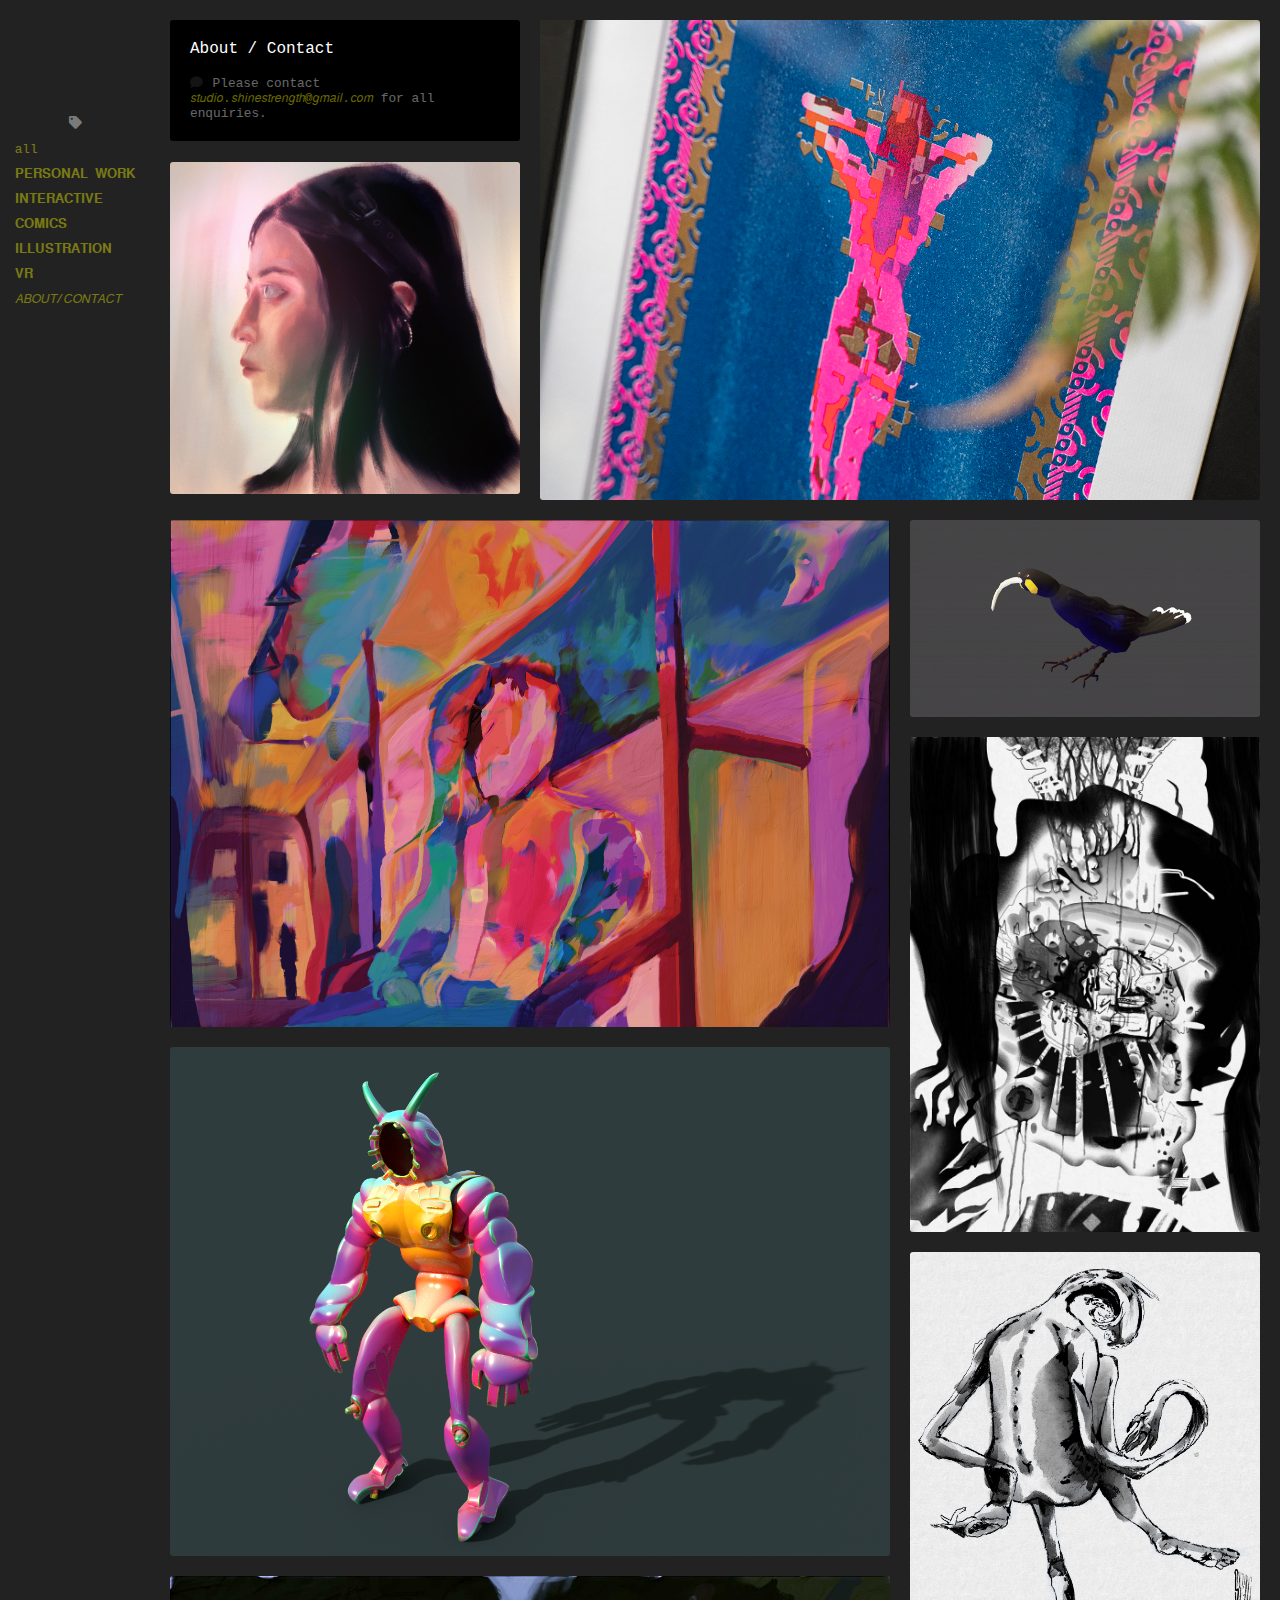
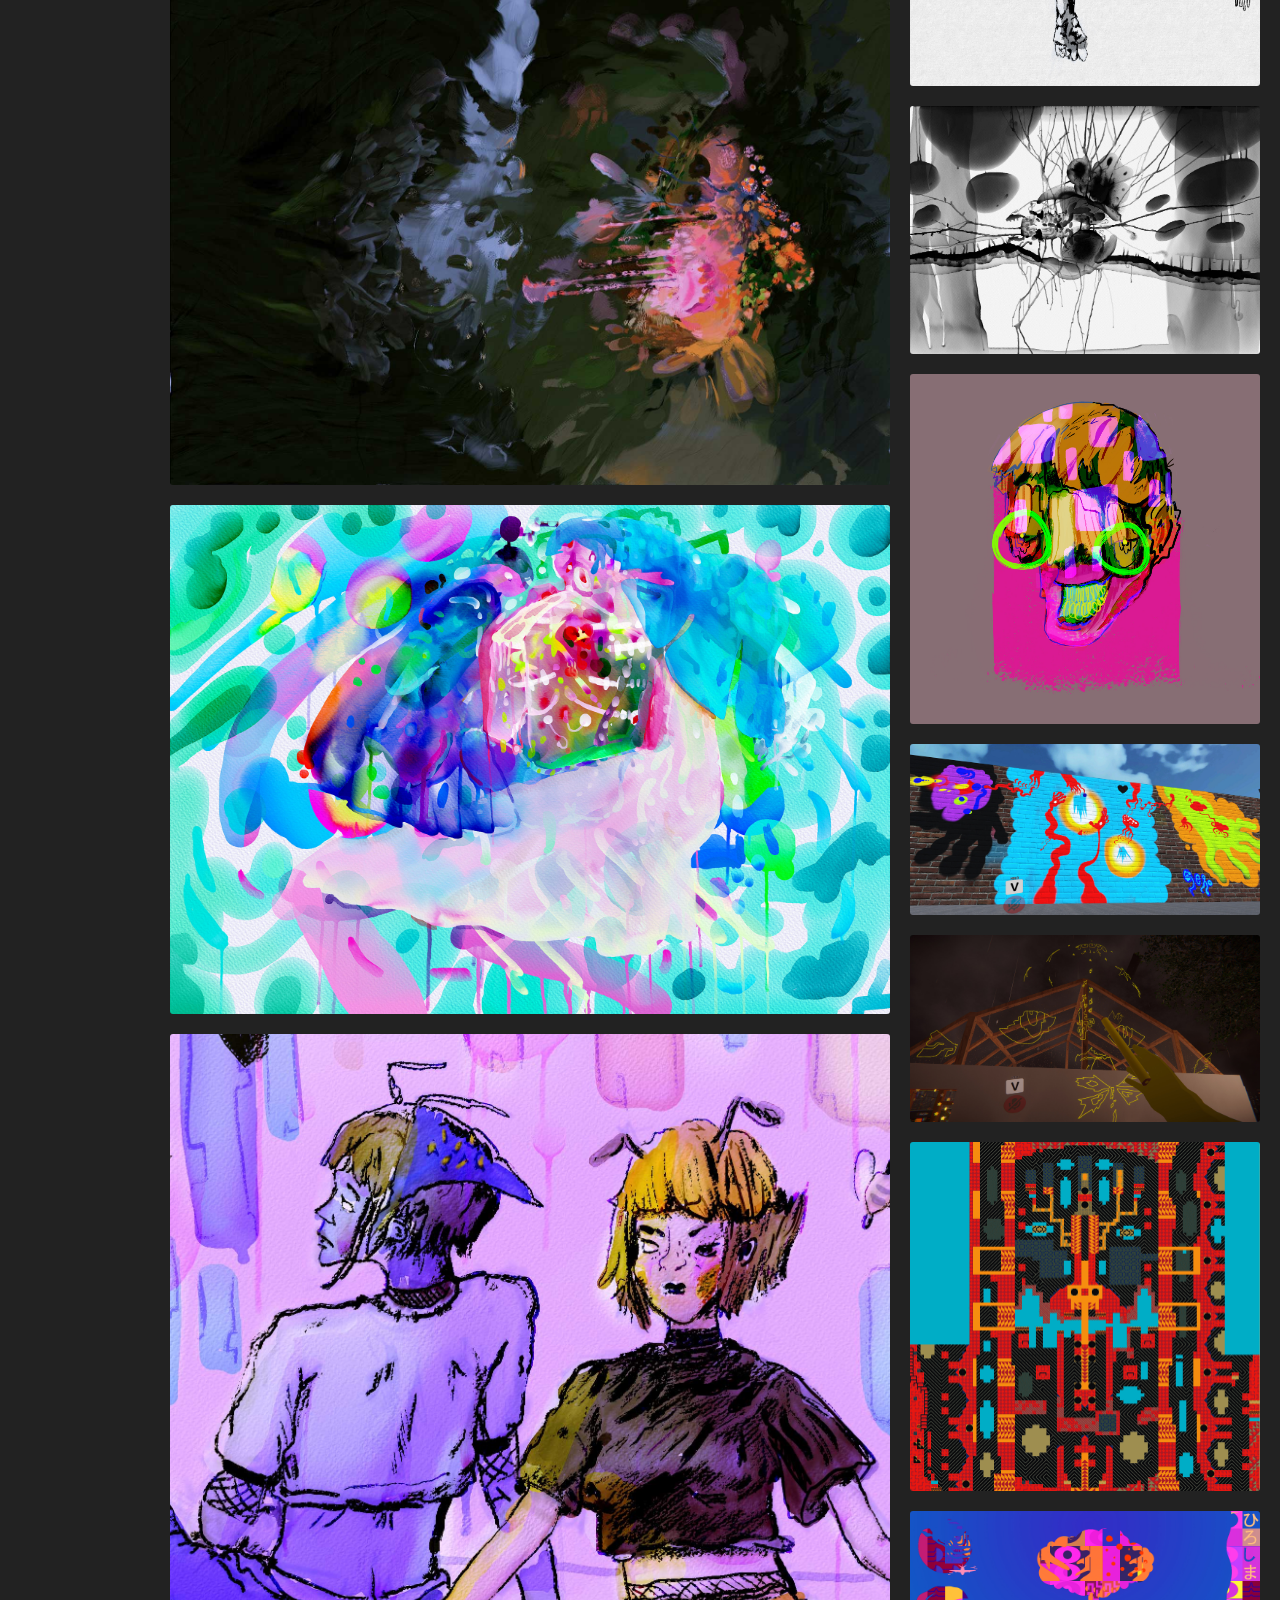
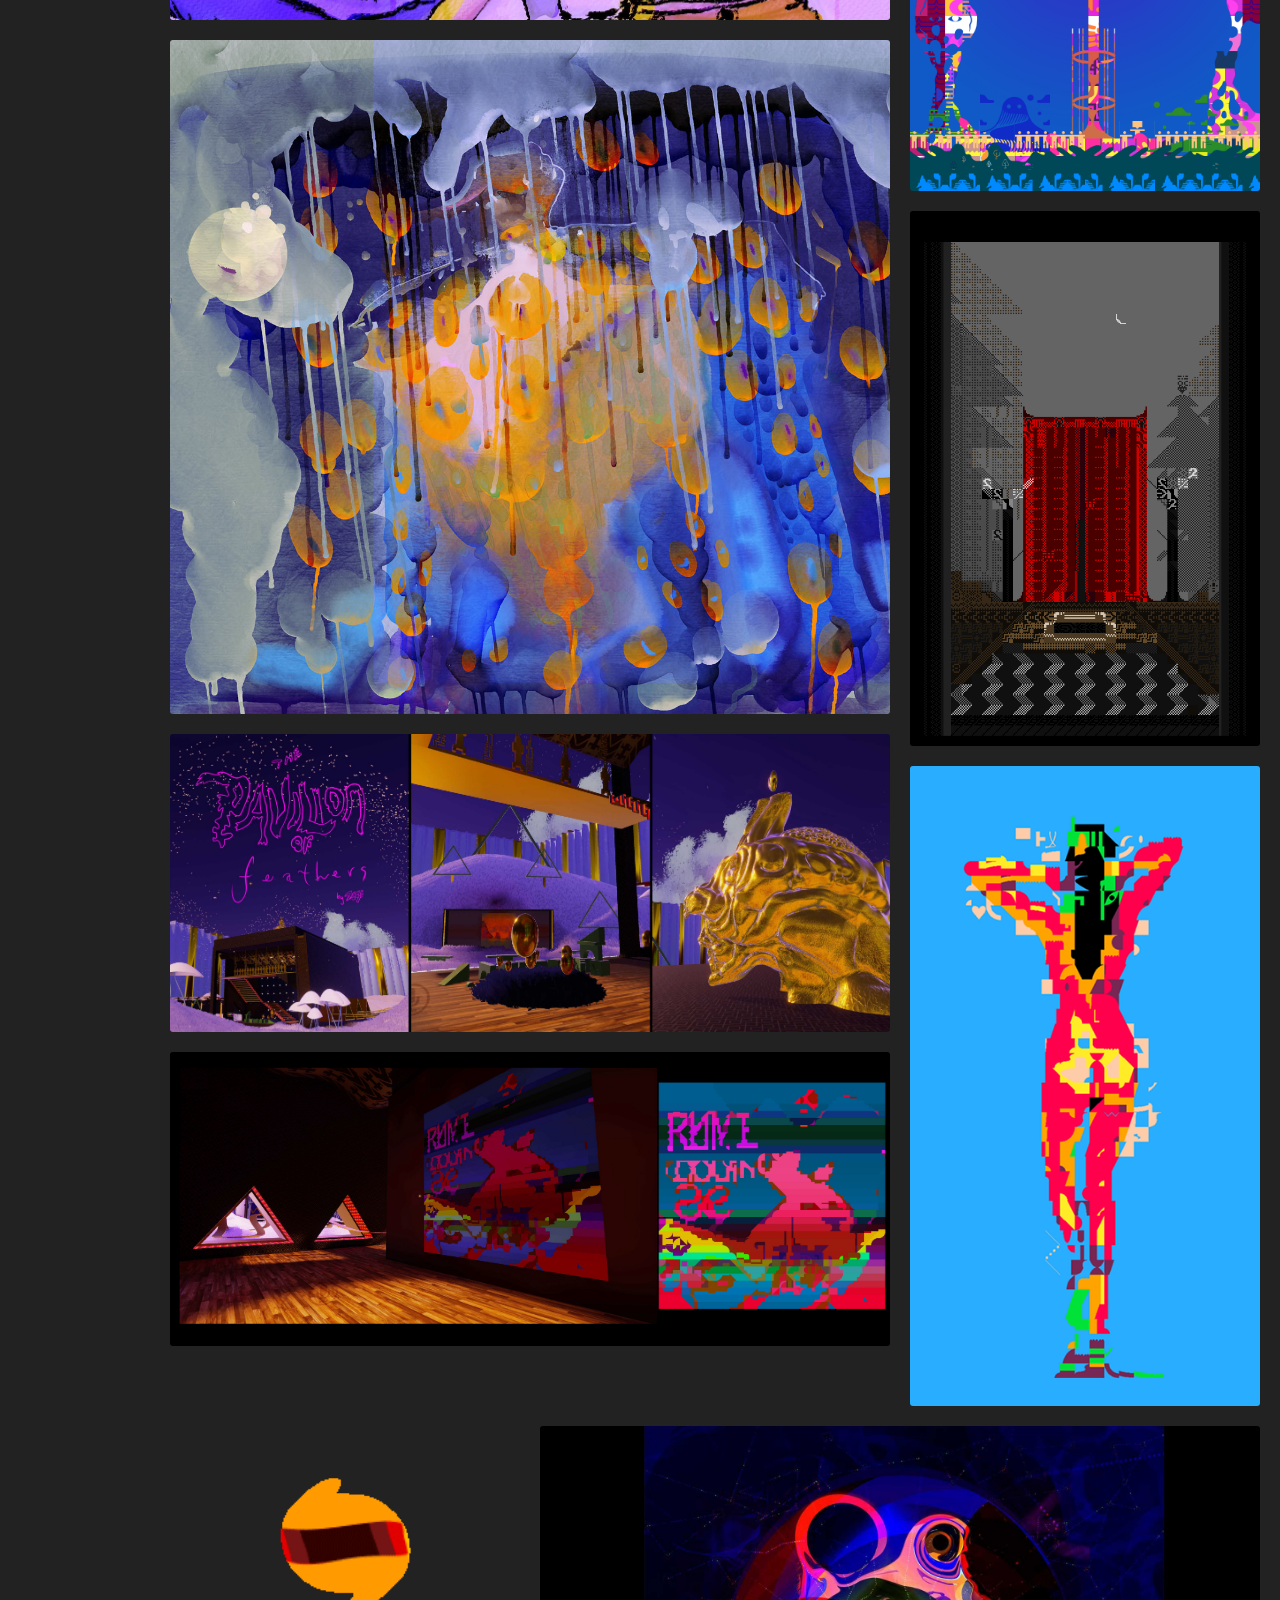
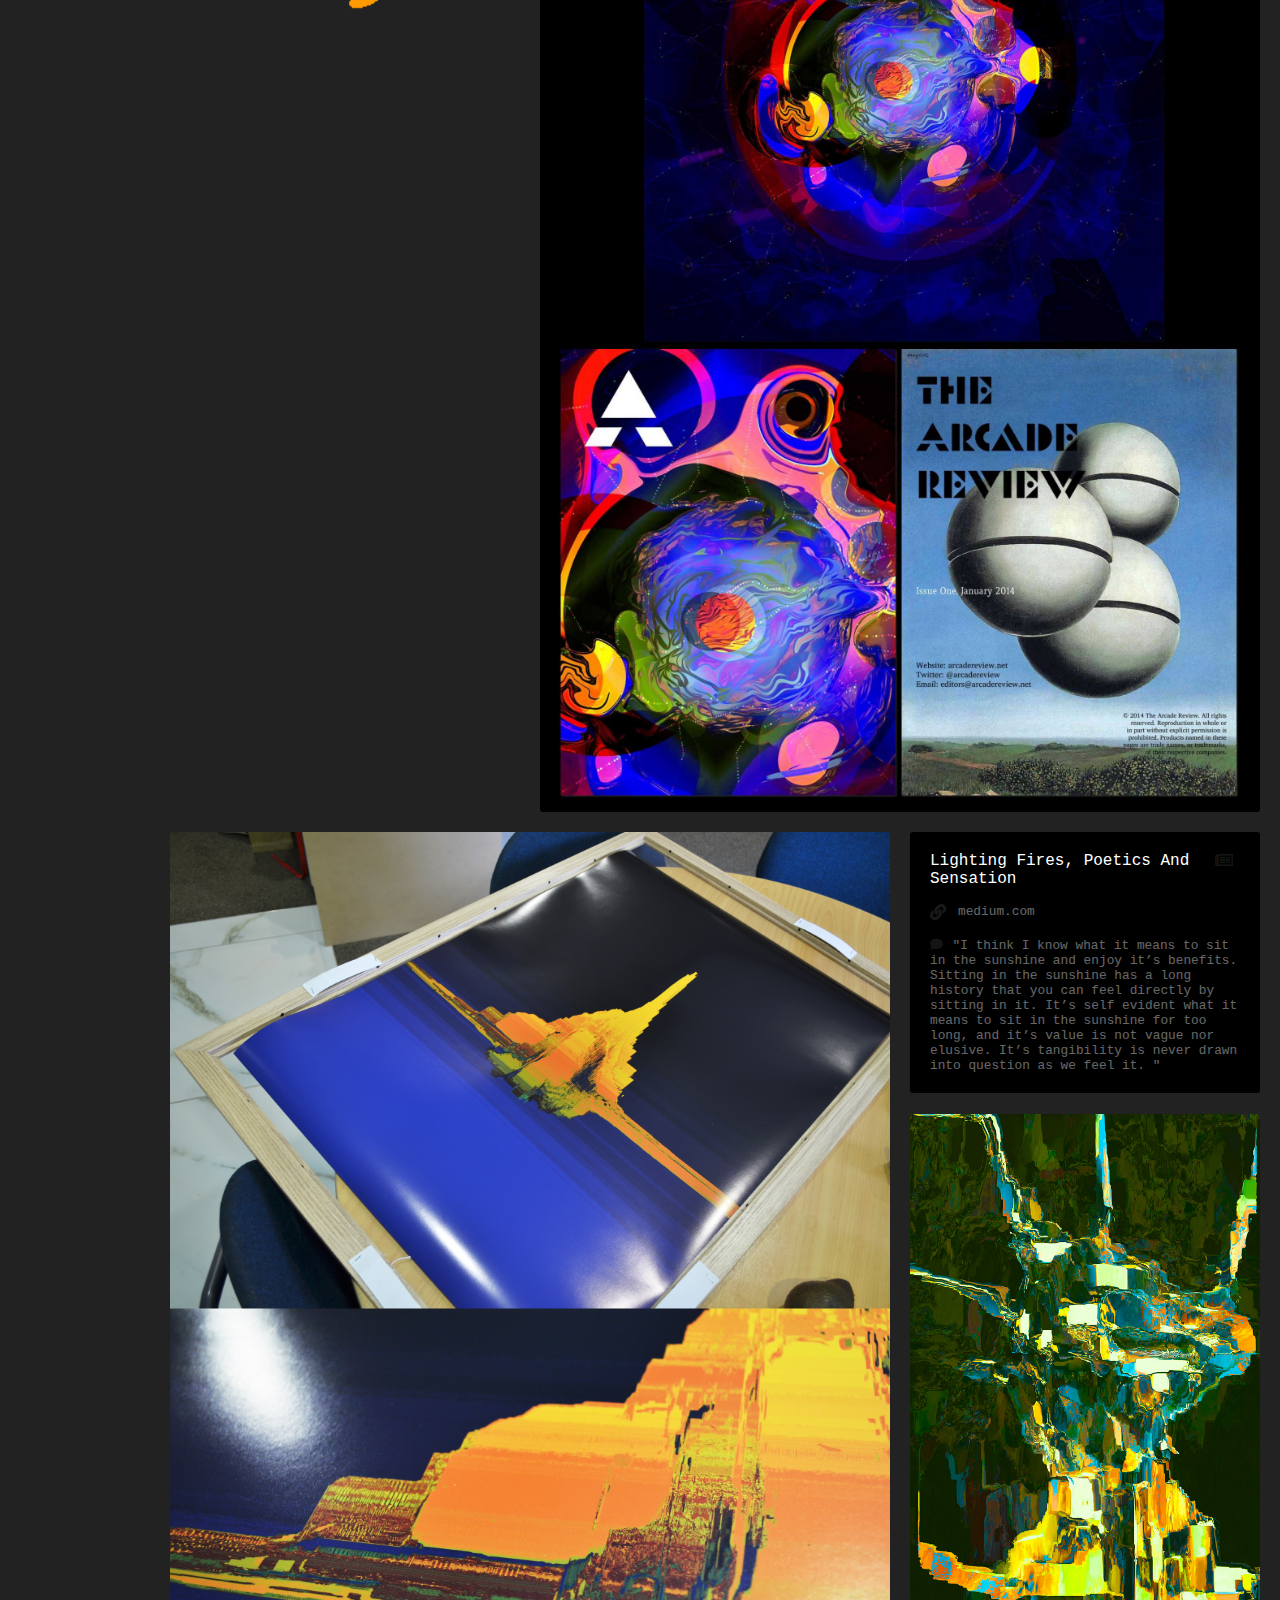
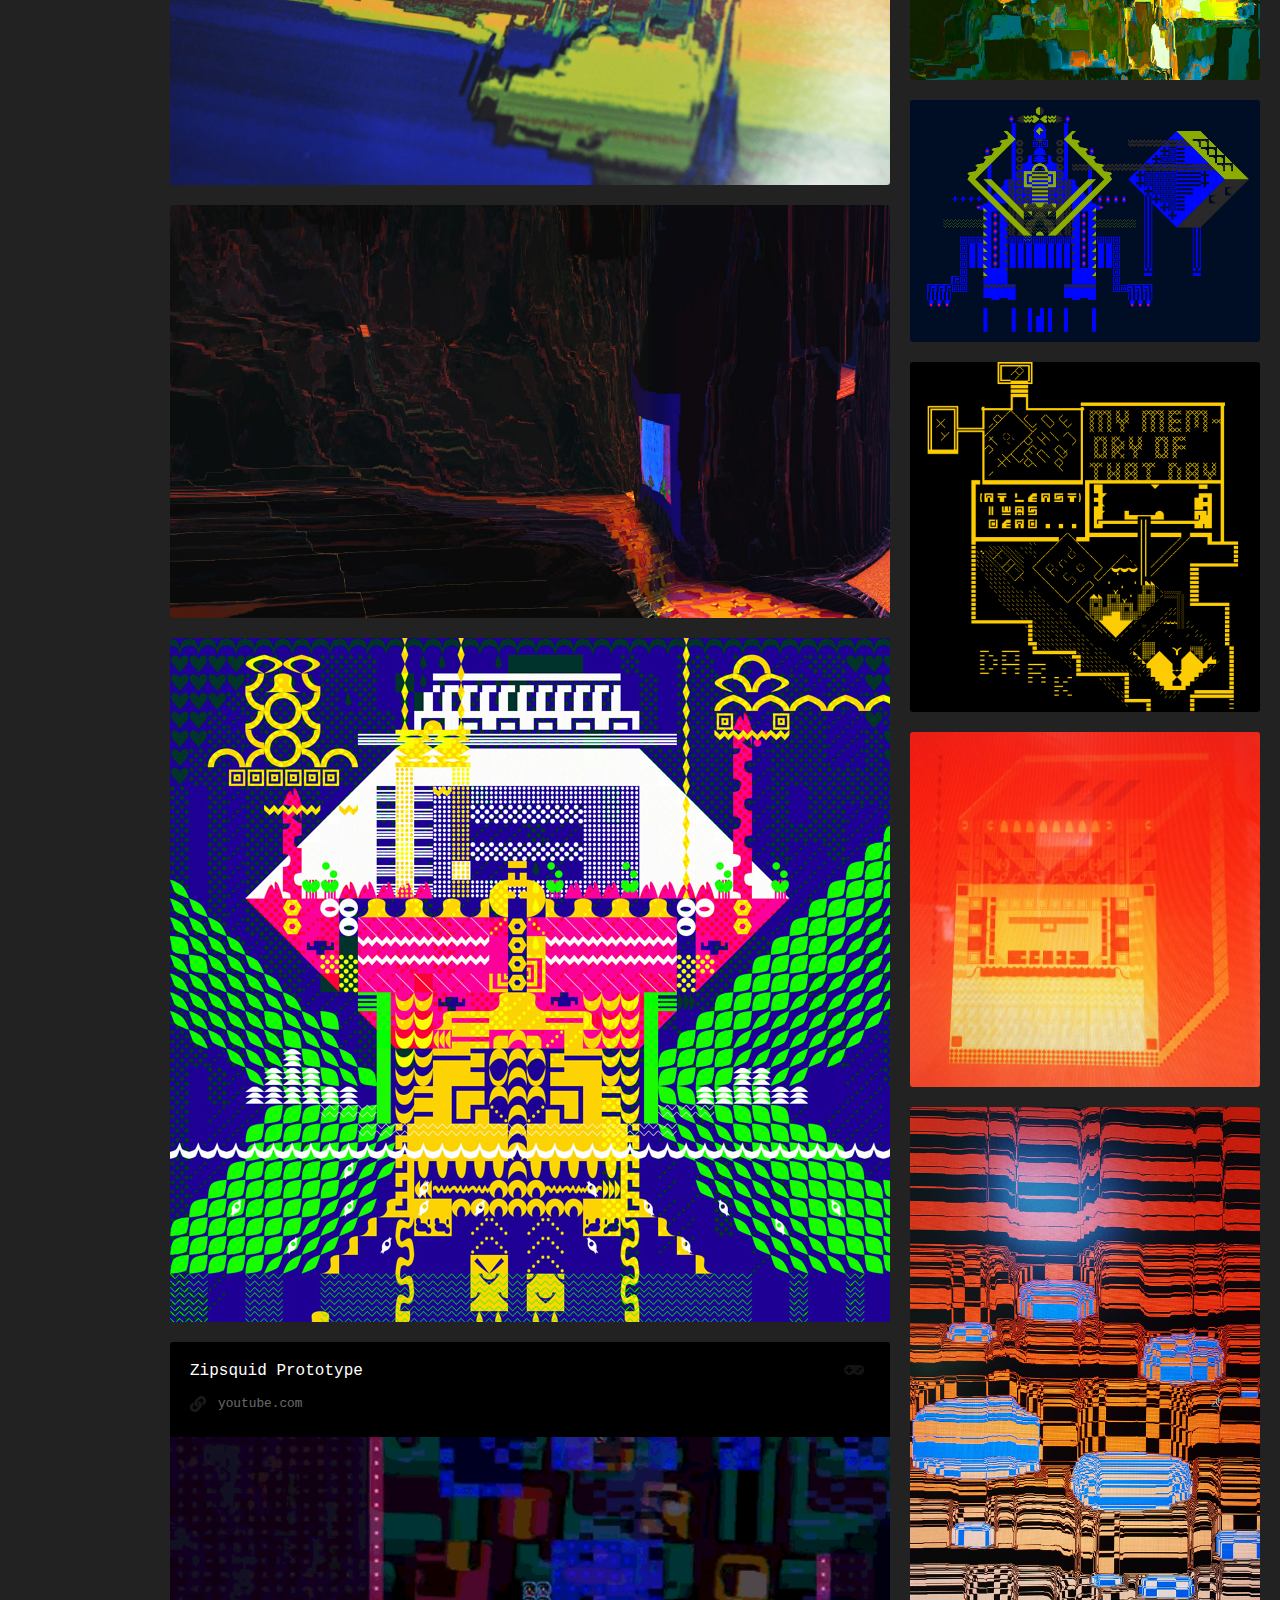
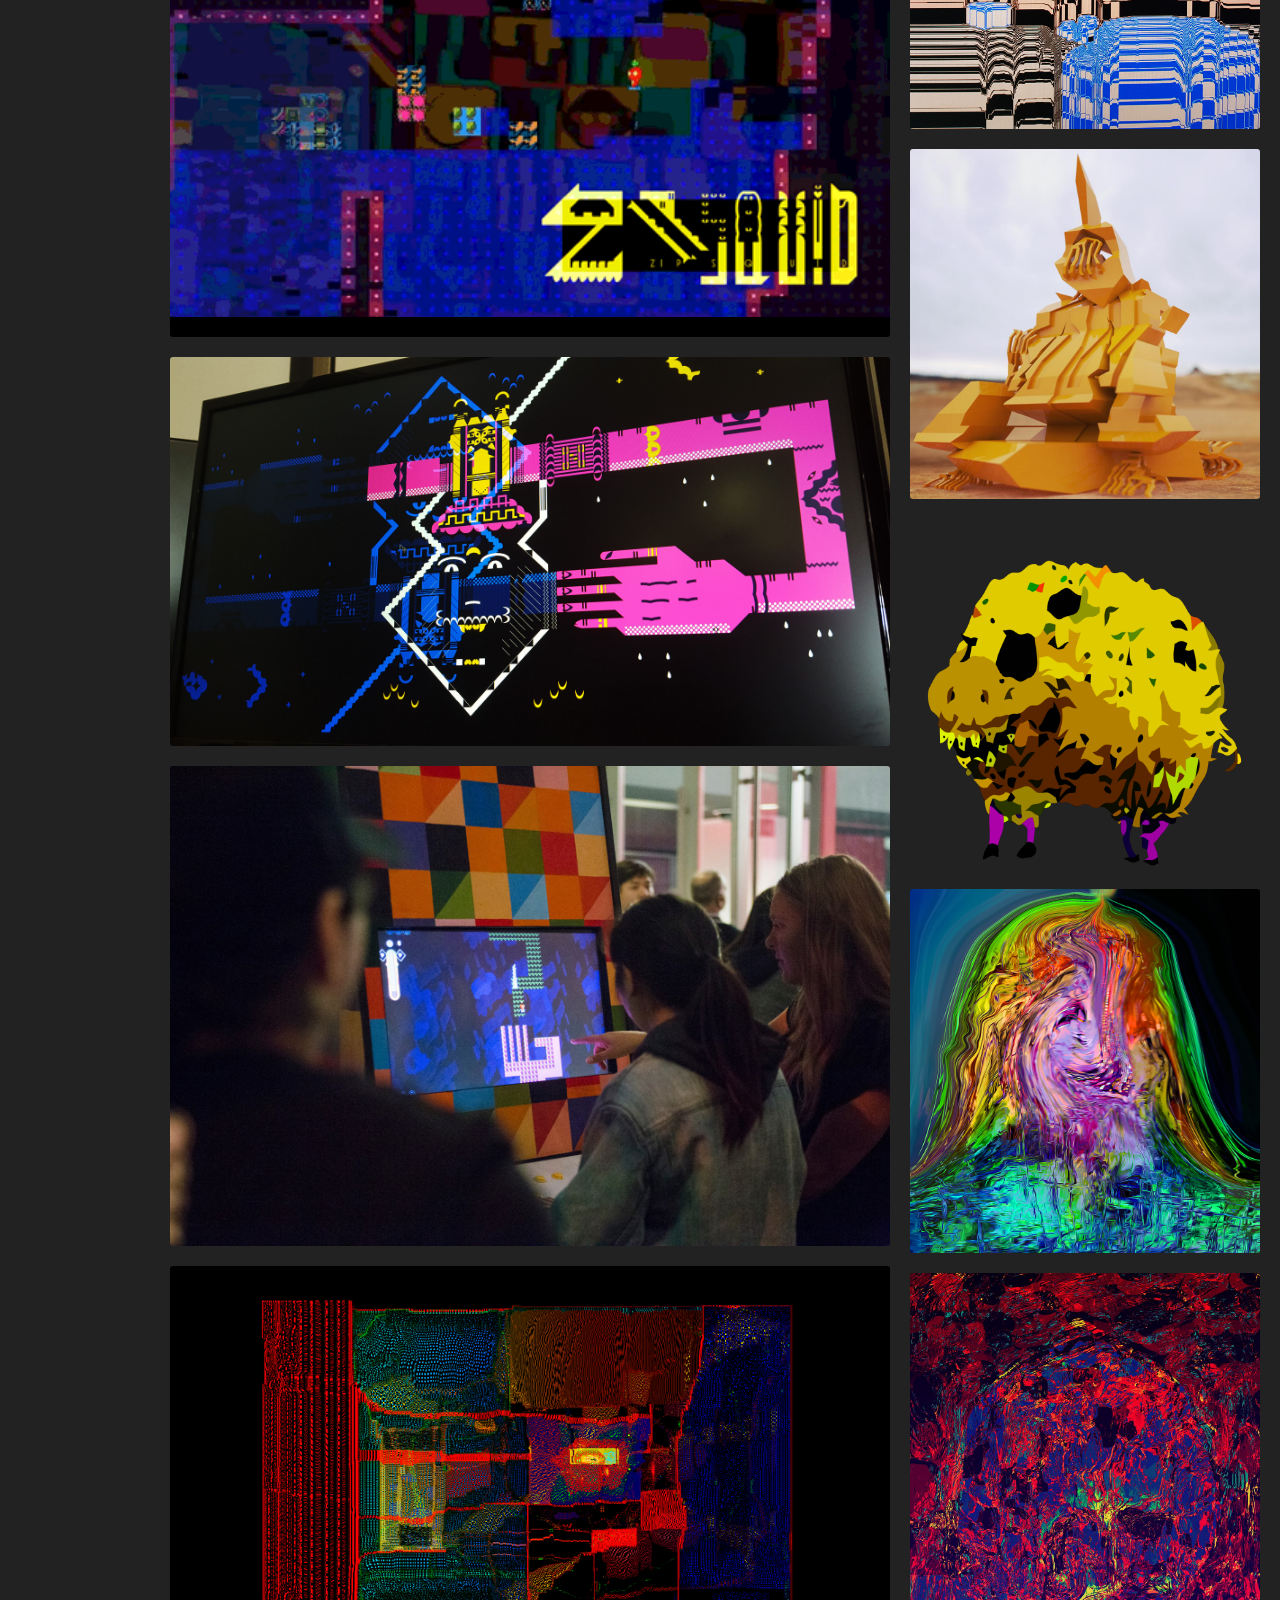
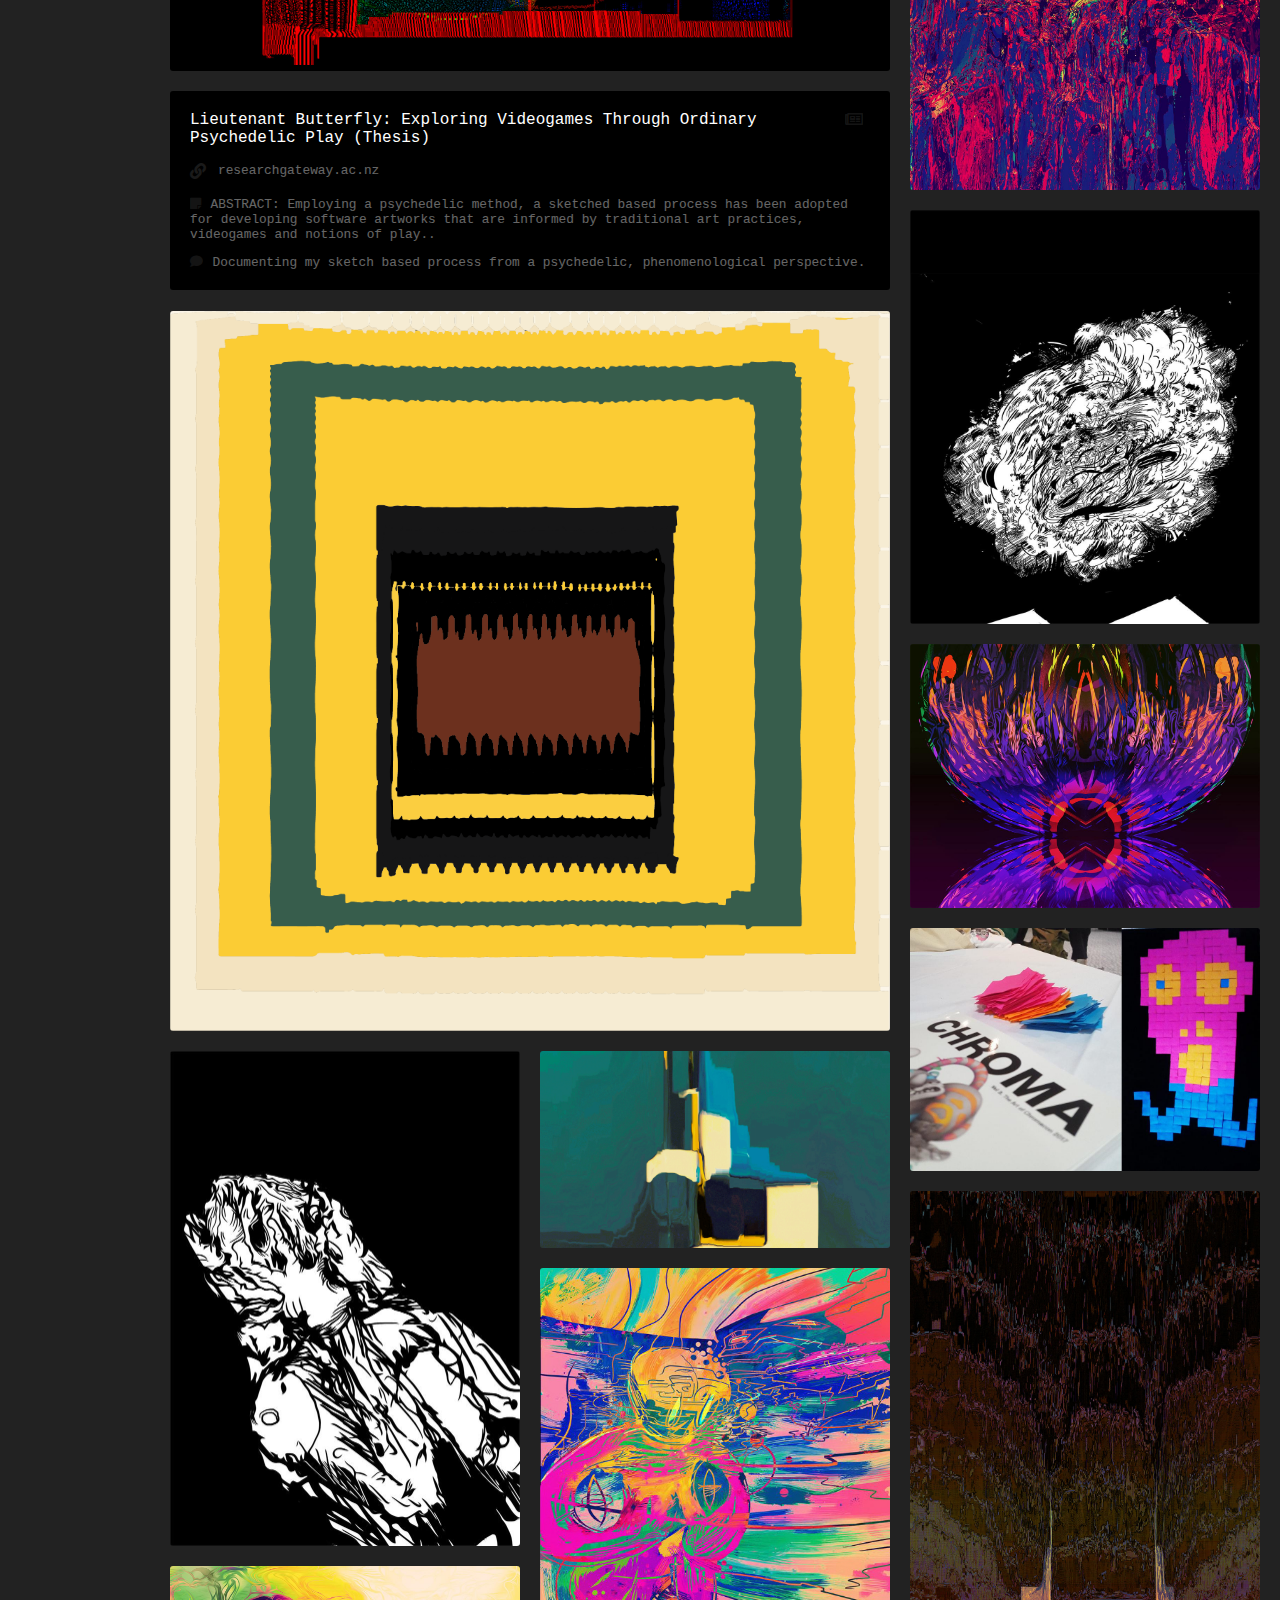
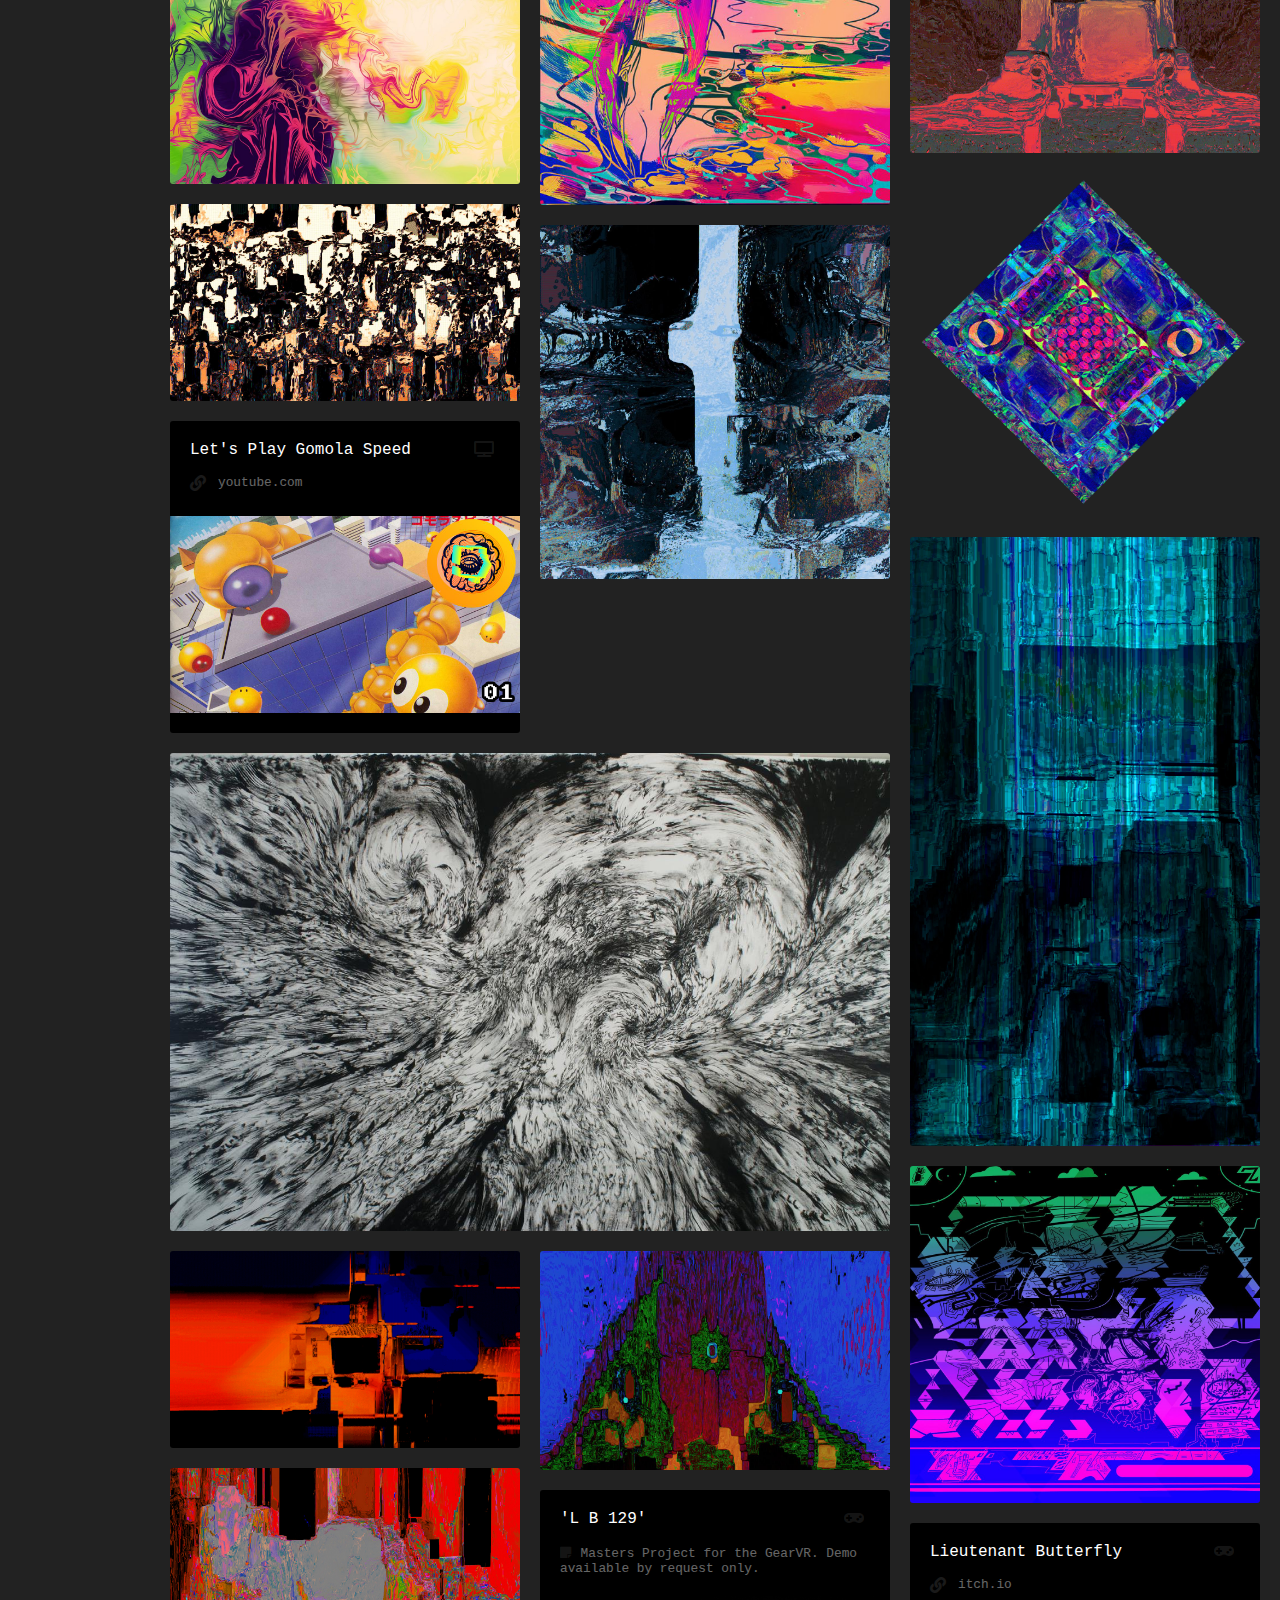
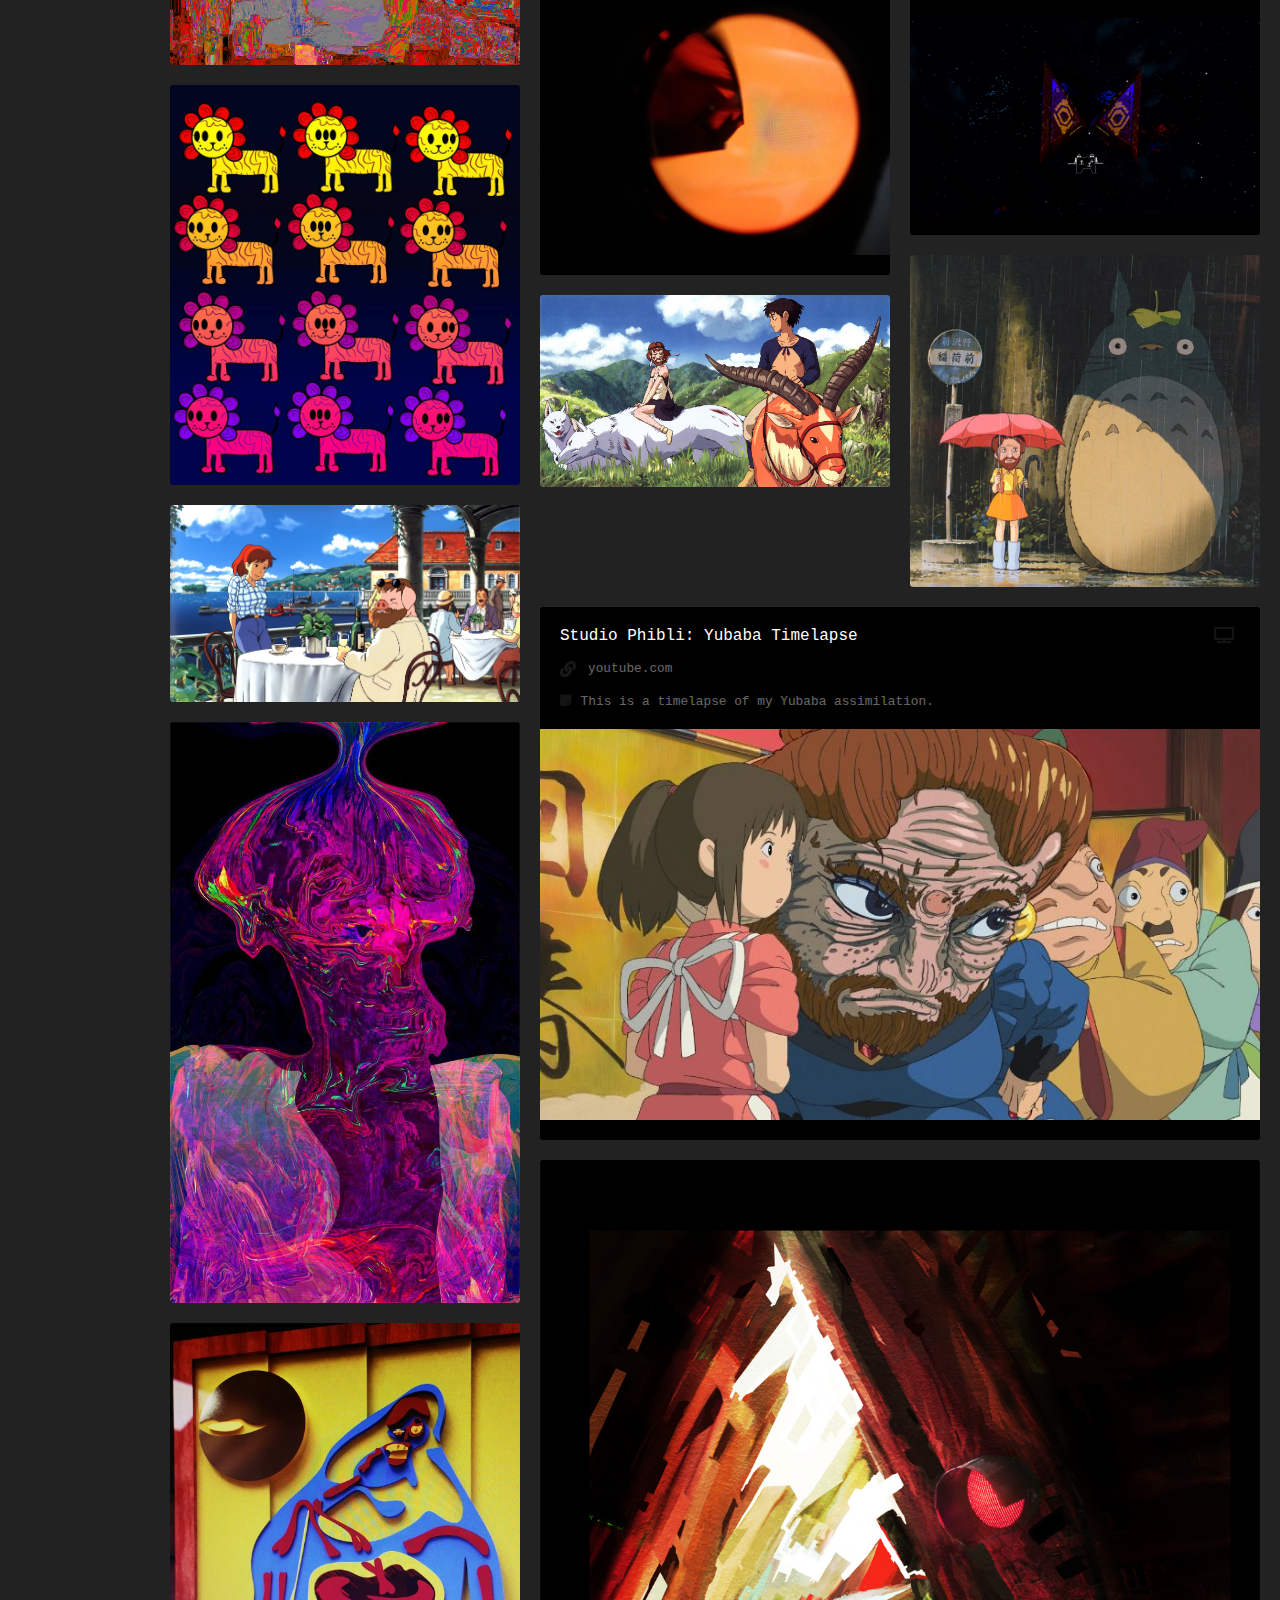
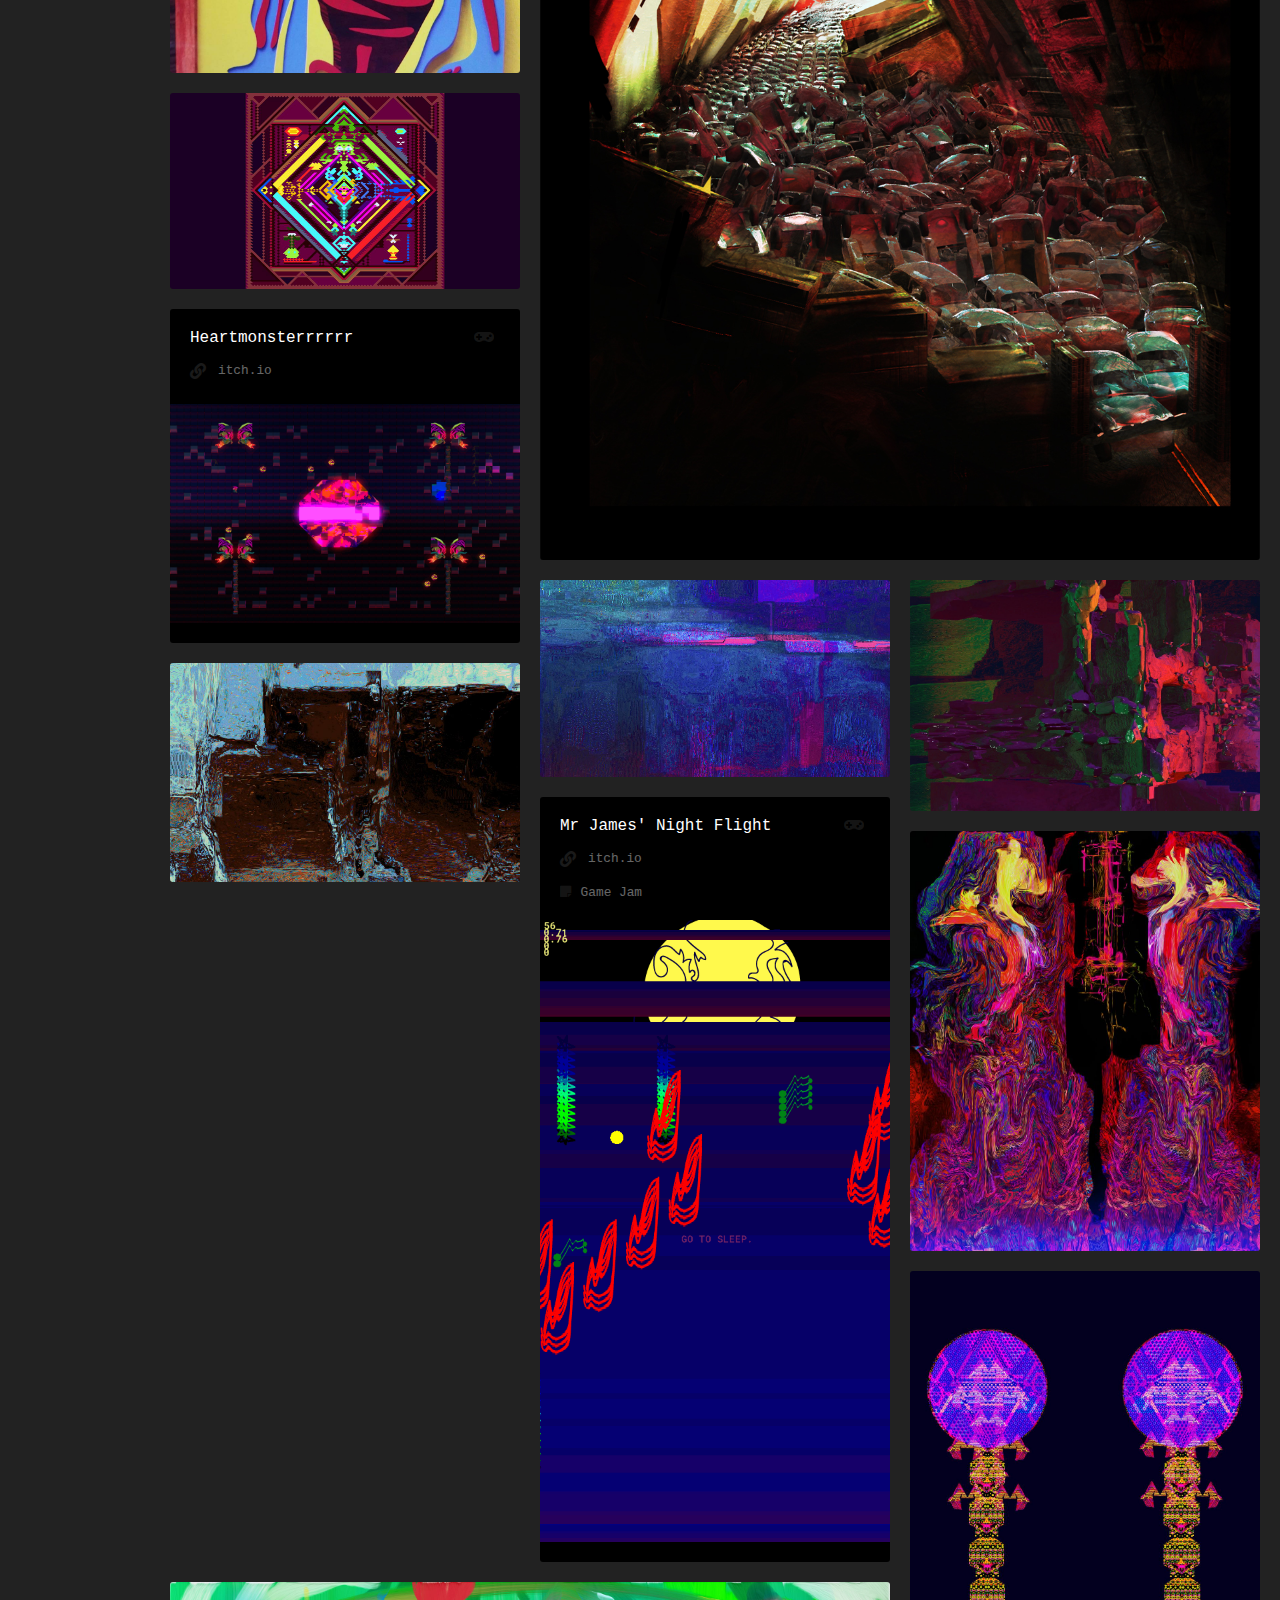
<file: index.html>
<!DOCTYPE html>
<html lang="en">
<head>
  <meta charset="utf-8">
  <title>SSXYZ</title>
  <link rel="stylesheet" href="asset/style.css">
  <link rel="stylesheet" href="asset/fontawesome/css/all.css">
  <script src="logic/lib/theme.js"></script>
  <style>
a:link {
  color: yellow;
  background-color: transparent;
  text-decoration: none;
}

a:visited {
  color: white;
  background-color: transparent;
  text-decoration: none;
}

a:hover {
  color: red;
  background-color: transparent;
  text-decoration: underline;
}

a:active {
  color: yellow;
  background-color: transparent;
  text-decoration: underline;
}
</style>

</head>
<body>
  <script> let theme = new Theme(); theme.install(); theme.start(); theme.reset(); </script>
  <div class="loading-wave"><div></div><div></div><div></div><div></div><div></div></div>

  <div class="menu" id="menu"> </div>
  
  <div class="container" id="container">
    <div class="grid" id="grid"></div>
  </div>

  <div class="lightbox" id="lightbox"></div>
  <div class="page-overlay noselect" id="overlay"></div>
  
  <script src="logic/lib/imagesloaded.js"></script>
  <script src="logic/lib/masonry.js"></script>
  <script src="logic/lib/runic.js"></script>
  <script src="logic/lib/indental.js"></script>

  <script src="content/data.ndtl"></script>
  <script src="content/settings.js"></script>
  <script src="logic/wrap.js"></script>
  <script src="logic/view.js"></script>
  <script src="logic/main.js"></script>
  <script src="logic/add.js"></script>
  <script src="logic/lightbox.js"></script>
  <script>
    var main = new Main();
    main.install();
    main.start();
    document.querySelector('.loading-wave').style.display = 'none';
  </script>
</body>
</html>
</file>
<file: asset/style.css>
:root {
  --color-bg: var(--background);

  --color-menu: var(--f_high);
  --color-menubg: var(--b_low);
  --color-menuascent: var(--f_med);

  --color-item: var(--f_high);
  --color-itembg: var(--b_low);
  --color-itemascent: var(--f_med);

  --color-image: #fff;                /*Text overlaying an image item*/
  --color-imagedarken: #000;          /*Overlay on image as text background */

  --color-page-bg: #000;
  --color-page-input: #111;
  --color-page-i: #222;               /*idle*/
  --color-page-e: #333;               /*enabled*/
  --color-page-a: #666;               /*ascent*/

  --alpha-darken: 0.2;
  --alpha-idleicon: 0.2;
  --alpha-idle: 0.4;
  --alpha-enabledicon: 0.4;
  --alpha-enabled: 1.0;
  --alpha-ascent: 1.0;

  --size-menu: 150px;
  --size-menu-item-sepv: 14px;        /*vertical space between menu items*/
  --size-menu-item-seph: 10px;        /*horizontal space between menu item count and icon*/
  --size-menu-itemgroup-sepv: 30px;   /*vertical space between menu types (types to terms, terms to tags)*/
  --size-menu-tag-sepv: 10px;         /*space between tag items*/

  --size-grid-gutter: 20px;
  --size-grid-column: 350px;

  --size-item-corner: 3px;
  --size-item-elem-padding: 1em;      /*vertical space between grid item internal elements (tags, notes, quotes etc)*/
  --size-item-elem-sep: 0.75em;       /*horizontal space between item element icon and element text (tag icon and tags)*/

  --size-font-title: 1em;
  --size-font-body: 0.8em;
  --size-font-menutypes: 1em;
  --size-font-menutags: 0.8em;
  --size-font-bodytypes: 1em;         /*font size of type icon/count*/
}

* {
  box-sizing: border-box;
}
html {
	font-family: 'Monaco', 'Andale Mono', 'Deja Vu Sans Mono', 'Consolas', monospace;
	background: var(--background); 
	padding: 0em;
	margin: 0; 
  overflow-y: scroll; 
}
body {
	padding: 0em;
	margin: 0; 

}
::selection {
  background: var(--color-bg);
}
.noselect {
/*noselect stops an unwanted selection visual on button click*/
  -webkit-touch-callout: none; /* iOS Safari */
    -webkit-user-select: none; /* Safari */
     -khtml-user-select: none; /* Konqueror HTML */
       -moz-user-select: none; /* Firefox */
        -ms-user-select: none; /* Internet Explorer/Edge */
            user-select: none; /* Non-prefixed version, currently
                                  supported by Chrome and Opera */
}

/* LOADING */
.loading-wave {
  display: inline-block;
  position: absolute;
  top: 50%;
  left: 50%;
  width: 94px;
  height: 40px;
  transform: translateY(-50%) translateX(-50%);
}
.loading-wave div {
  position: absolute;
  top: 14px;
  width: 12px;
  height: 12px;
  border-radius: 50%;
  background: var(--color-itemascent);
  animation: loading-wave 1.5s infinite;
  transition-timing-function: ease-in-out;
  -webkit-animation-timing-function: ease-in-out; 
}
.loading-wave div:nth-child(1) {
  left: 0px;
  animation-delay: 0s;
}
.loading-wave div:nth-child(2) {
  left: 20px;
  animation-delay: -0.1s;
}
.loading-wave div:nth-child(3) {
  left: 40px;
  animation-delay: -0.2s;
}
.loading-wave div:nth-child(4) {
  left: 60px;
  animation-delay: -0.3s;
}
.loading-wave div:nth-child(5) {
  left: 80px;
  animation-delay: -0.4s;
}
@keyframes loading-wave {
  0% {
    transform: translateY(10px);
  }
  50% {
    transform: translateY(-10px);
  }
  100% {
    transform: translateY(10px);
  }
}

/* MENU */
.menu {
	padding-top: var(--size-grid-gutter);
  background: var(--color-bg);
  opacity: var(--alpha-idle);
	width: var(--size-menu);
	position: fixed;
	height: 100%;
	z-index: 100;
	left: 0px;
	top: 0px;

  /*overflow-y: scroll;*/                 /*allow menu to scroll on small screens*/
}
.menu:hover {
  opacity: var(--alpha-ascent);
}
.menu::-webkit-scrollbar {
  display: none;
}
.menu-itemgroup {
	padding-bottom: var(--size-menu-itemgroup-sepv);
	width: 100%;
  float: left;
}
.menu-item {
  padding-bottom: calc(var(--size-menu-item-sepv) / 2);
	padding-top: calc(var(--size-menu-item-sepv) / 2);
	font-size: var(--size-font-menutypes);
  opacity: var(--alpha-idle);
  color: var(--color-menu);
  text-align: center;
	margin: 0px auto;
	width: 100%;
	float: left;
  display: none; /* hide types */
}
.menu-item:hover {
  color: var(--color-menuascent);
  opacity: var(--alpha-ascent);
}
.menu-itemcount {
	padding-right: calc(var(--size-menu-item-seph) / 2);
	display: inline-block;
	text-align: right;
	float: left;
	width: 50%;
}
.menu-itemicon {
	margin-left: calc(var(--size-menu-item-seph) / 2);
	margin-top: calc(var(--size-font-bodytypes) / 10);
	width: calc(var(--size-font-bodytypes) * 1.25);
	display: inline-block;
	text-align: center;
	float: left;
}
.menu-tagcontainer {
	margin: 0 auto;
	display: table;
}
.menu-tagicon {
	padding-bottom: calc(var(--size-menu-item-sepv) / 2);
	padding-top: calc(var(--size-menu-item-sepv) / 2);
	font-size: var(--size-font-menutags);
  opacity: var(--alpha-idle);
	color: var(--color-menu);
	display: table-row;
	text-align: center;
	width: 100%;
	float: left;
}
.menu-tag {
  padding-bottom: calc(var(--size-menu-tag-sepv) / 2);
  padding-top: calc(var(--size-menu-tag-sepv) / 2);
  font-size: var(--size-font-body);
  opacity: var(--alpha-idle);
  color: var(--color-menu);
  width: 100%;
  float: left;
  clear: left;
  ;
}
.menu-tagcount {
	padding-right: var(--size-menu-tag-sepv);
	text-align: right;
	float: left;
  display: none;
}
.menu-taglabel {
	text-align: left;
	float: left;
}
.menu-tag:hover {
  opacity: var(--alpha-ascent);
}
.menu-tag:hover .menu-taglabel {
  background-color: var(--color-itemascent);
  color: var(--color-menubg);
}
.menu-tag:hover .menu-tagcount {
  color: var(--color-itemascent);
}

.container {
  background: var(--background); 
  margin-left: calc(var(--size-menu) + var(--size-grid-gutter));
	margin-right: var(--size-grid-gutter);
}
.grid {
  margin: var(--size-grid-gutter) auto;
  -webkit-transition: opacity 1000ms linear;
  transition: opacity 1000ms linear;
}
.grid:after {
  /* clearfix (reset) */
  display: block;
  content: '';
  clear: both;
}

/* GRID ITEM */
.griditem, .griditem-wide {
  padding-bottom: var(--size-grid-gutter);
	border-radius: var(--size-item-corner);
  margin-bottom: var(--size-grid-gutter);
  background: var(--color-itembg);
	width: var(--size-grid-column);
  text-decoration: none; 
  position: relative;
	float: left;
}
.griditem:hover, .griditem-wide:hover {
  opacity: var(--alpha-ascent);
}
@media screen and (min-width: 886px) {
	.griditem-wide { 
		width: calc(var(--size-grid-column) * 2 + var(--size-grid-gutter));
	}
}
.griditem:hover { 
  background: var(--color-itembg);
  opacity: 1;
}
.griditem::selection {
    background: var(--b_high);
}
.griditem-containerupper {
  padding: var(--size-grid-gutter) var(--size-grid-gutter) 0 var(--size-grid-gutter);
  display: inline-block;
  z-index: 100;
  width: 100%;
}
.griditem-containerlower {
  padding: 0 var(--size-grid-gutter) 0 var(--size-grid-gutter);
  z-index: 100;
}
.griditem-containerlower:empty {
  display: none;
}

/*IMAGE*/
.griditem-containerupper-image {
  padding: var(--size-grid-gutter) var(--size-grid-gutter) 0 var(--size-grid-gutter);
  display: inline-block;
  position: absolute;
  height: 100%;
  width: 100%;
  left: 0;
  z-index: 200;
  top: 0;
}
.griditem-containerlower-image {
  padding: var(--size-grid-gutter);
  position: absolute;
  width: 100%;
  bottom: 0;
  z-index: 200;
  left: 0;
}
.griditem-containerlower-image:empty {
  display: none;
}
.griditem-image {
  background: transparent;
  padding-bottom: 0;
  overflow: hidden;
}
.griditem-image-img {
  vertical-align: middle; /* vertical-align css hack removes bottom padding */
  object-fit: cover;
  margin-bottom: 0px;
  width: 100%;
  max-height: 1000px;
  position: relative;
  z-index: 100;
  top: 0;
  left: 0;
}
.griditem-img {
  vertical-align: middle; /* vertical-align css hack removes bottom padding */
  width: calc(100% + var(--size-grid-gutter)*2);
  max-height: 1000px;
  margin-left: calc(-1 * var(--size-grid-gutter));
  margin-right: calc(-1 * var(--size-grid-gutter));
  padding-top: var(--size-grid-gutter);
  cursor: pointer;
}
.image-overlay { 
  background-color: var(--color-imagedarken);
  position: absolute;
  height: 100%;
  width: 100%;
  z-index: 150;
  opacity: 0;
}
.griditem-image:hover .image-overlay { 
  opacity: var(--alpha-darken);
}
.griditem-image .griditem-link {
  display: none;
}
.griditem-image:hover .griditem-link {
  display: initial;
  text-shadow: 0 0 3em #000;
}

/* TITLE */
.griditem-title { 
  opacity: var(--alpha-enabled);
  color: var(--color-item);
  font-size: var(--size-font-title);
  text-decoration: none;
  float: left;
  clear: both;
}
.griditem-image .griditem-title {
  display: none;
}
.griditem-image:hover .griditem-title {
  display: initial;
  text-shadow: 0 0 3em #000;
  color: white;
}

/* LINK */
.griditem-linkcontainer { 
  margin-top: var(--size-item-elem-padding);
  float: left;
  clear: both;
}
.griditem-link {
  width: calc(100% - var(--size-font-bodytypes) * 2);
  float: left;
  clear: both;
  text-decoration: none;
  display: inline-block;
}

.griditem-linktitle { 
  /*opacity: var(--alpha-idle);*/
  color: var(--color-item);
  font-size: var(--size-font-body);
  float: left;
}
.griditem-link:hover .griditem-linktitle { 
  background-color: var(--color-itemascent);
  color: var(--color-itembg);
}
.griditem-linktitle {
  opacity: var(--alpha-idle);
}
.griditem-linkicon { 
  margin-right: var(--size-item-elem-sep);
  color: var(--color-item);
  opacity: calc(var(--alpha-idleicon) - 0.1);
  float: left;
}
.griditem-linktitle {
  opacity: var(--alpha-idle);
}
.griditem-link:hover .griditem-linktitle {
  opacity: var(--alpha-ascent);
}
.griditem:hover .griditem-linkicon {
  opacity: var(--alpha-enabledicon);
}
.griditem:hover .griditem-linktitle {
  opacity: var(--alpha-enabled);
}

/* TYPE */
.griditem-typecontainer {
  position: absolute;
  right: 0px;
  top: 0px;
  margin-right: var(--size-grid-gutter);
}
.griditem-type {
  opacity: var(--alpha-idle);
  width: calc(var(--size-font-bodytypes)*2);
  color: var(--color-item);
  padding-bottom: var(--size-grid-gutter);
  font-size: var(--size-font-bodytypes);
  padding-top: var(--size-grid-gutter);
  vertical-align: top;
  text-align: center;
  float: right;
  text-decoration: none;
}
.griditem-typeicon {
  opacity: var(--alpha-idleicon);
}
.griditem-image .griditem-typeicon {
  display: none;
}
.griditem-image:hover .griditem-typeicon  {
  display: initial;
  color: var(--color-image);
  opacity: var(--alpha-enabledicon);
}
.griditem-type .griditem-typeicon {
  opacity: var(--alpha-idleicon);
  color: var(--color-item);
}
.griditem:hover .griditem-type {
  opacity: var(--alpha-enabled);
  color: var(--color-item);
}
.griditem-type:hover .griditem-typeicon {
  opacity: var(--alpha-ascent);
  color: var(--color-itemascent);
}

/* NOTE, QUOTE, TERM, TAGS, AUTH, PROG */
.griditem-note,
.griditem-quote,
.griditem-term,
.griditem-tags,
.griditem-proj,
.griditem-auth,
.griditem-file,
.griditem-prog {
  opacity: var(--alpha-idle);
  padding-top: var(--size-item-elem-padding);
  color: var(--color-item); 
  font-size: var(--size-font-body);
  float: left;
  clear: both;
}
.griditem:hover .griditem-note, 
.griditem:hover .griditem-quote, 
.griditem:hover .griditem-term, 
.griditem:hover .griditem-tags,
.griditem:hover .griditem-proj,
.griditem:hover .griditem-auth,
.griditem:hover .griditem-file,
.griditem:hover .griditem-prog {
  opacity: var(--alpha-enabled);
  color: var(--color-item);
}
.griditem-image .griditem-link, 
.griditem-image .griditem-note, 
.griditem-image .griditem-quote, 
.griditem-image .griditem-term, 
.griditem-image .griditem-tags,
.griditem-image .griditem-proj,
.griditem-image .griditem-auth,
.griditem-image .griditem-file,
.griditem-image .griditem-prog {
  color: var(--color-image); 
}

.griditem-file {
  word-break: break-all;
}

.griditem-file-link {
  color: var(--color-item); 
  text-decoration: none;
}

.griditem-file-link:hover {
  background-color: var(--color-itemascent);
  color: var(--color-itembg);
  word-break: break-all;
}

/* IMAGE */
.griditem-containerlower-image {
  display: none;
}
.griditem-image:hover .griditem-containerlower-image {
  display: initial;
}
.griditem-taglink {
  color: var(--color-item); 
  text-decoration:none; 
}
.griditem:hover .griditem-taglink {
  color: var(--color-item); 
}
.griditem:hover .griditem-taglink:hover {
  background-color: var(--color-itemascent);
  color: var(--color-itembg);
}
.griditem-image:hover .griditem-taglink {
  color: #fff; 
}
.griditem-image:hover .griditem-taglink:hover {
  color: #fff; 
}

/* SMALL ICONS */
.textIcon {
  margin-right: var(--size-item-elem-sep); 
  opacity: var(--alpha-idleicon);
}
.griditem:hover .textIcon {
  color: var(--color-item);
  opacity: var(--alpha-enabledicon);
}

/* LIGHTBOX */
.lightbox {
  position: fixed;
  z-index: 300;
  width: 100%;
  height: 100%;
  left: 0;
  top: 0;
  display: flex;
  align-items: center;
  display: none;
}
.lightbox-back {
  z-index: 300;
  background-color: rgba(0,0,0,0.9);
  width: 100%;
  height: 100%;
  cursor: pointer;
}
.lightbox-item {
  z-index: 400;
  position: absolute;
  top: 50%;
  left: 50%;
  transform: translateY(-50%) translateX(-50%);
  vertical-align: middle;
}
.lightbox-img {
  max-height: 100vh;
  max-width: 100vw;
  cursor: pointer;
}






/*TODO: refactor below; */

/* PAGE */
.page-overlay {
  /* visual */
  background-color: var(--color-page-bg);
  opacity: 0;
  /*-webkit-transition: opacity var(--animation-time) linear;
  transition: opacity var(--animation-time) linear;*/
  width: 100%;
  height: 100%;
  /* position */
  position: absolute;
  z-index: -100;
  left: 0;
  top: 0;
  /* content */
  display: flex;
  align-items: center;
  justify-content: center;
  user-select: none;
}
.page-overlay .content-menu {
  width: 100px;
  float: left;
  text-align: center;
  height: 100%;
  padding-top: auto;
  padding-bottom: auto;
  margin-right: 50px;
  border-radius: var(--size-item-corner);
}
.page-overlay .content-menu:hover {
  background-color: var(--color-page-i);
}
.page-overlay .content-menu:hover a {
  color: var(--color-page-a);
}
.page-overlay .content-menu a {
  color: var(--color-page-e);
  text-decoration: none;
}
.page-overlay .content-menu .content-menu-option {
  height: 100px;
  width: 100px;
  display: flex;
  align-items: center;
  justify-content: center;
}
.page-overlay .content form {
  float: left;
}
.page-overlay .content .row .key {
  width: 100px;
  color: var(--color-page-a);
  visibility: hidden;
  float: left;
  padding: 9px 7px 10px 0;
  text-align: right;
  margin-right: 0px;
}
.page-overlay .content .row input {
  padding: 10px;
  width: 400px;
  margin-bottom: 10px;
  background-color: var(--color-page-input);
  color: #fff;
  border-width: 0px;
  border-radius: var(--size-item-corner);
}
.page-overlay .content .row input::placeholder {
  opacity: 1;
  color: var(--color-menu);
}
.page-overlay .content .row input:hover {
  background-color: var(--color-page-i);
}
.page-overlay .content .row input:focus {
  background-color: var(--color-page-e);
}
.page-overlay .content .display {
  float: left;
  height: 100%;
  width: 400px;
  padding: 10px;
  margin-left: 50px;
  color: var(--color-page-e);
}
.page-overlay .content-enter {
  margin-top: 50px;
  float: left;
  width: 100%;
  height: 100px;
  clear: both;
  text-align: center;
  padding-top: auto;
  padding-bottom: auto;
  vertical-align: center;
  border-radius: var(--size-item-corner);
}
.page-overlay .content-enter .content-menu-option {
  height: 100%;
  vertical-align: center;
  padding-top: auto;
  padding-bottom: auto;
  display: flex;
  align-items: center;
  justify-content: center;
}
.page-overlay .content-enter:hover {
  background-color: var(--color-page-i);
}
.page-overlay .content-enter:hover a {
  color: var(--color-page-a);
}
.page-overlay .content-enter a {
  color: var(--color-page-e);
  text-decoration: none;
}
</file>
<file: asset/fontawesome/css/all.css>
/*!
 * Font Awesome Free 5.1.0 by @fontawesome - https://fontawesome.com
 * License - https://fontawesome.com/license (Icons: CC BY 4.0, Fonts: SIL OFL 1.1, Code: MIT License)
 */
.fa,.fab,.fal,.far,.fas{-moz-osx-font-smoothing:grayscale;-webkit-font-smoothing:antialiased;display:inline-block;font-style:normal;font-variant:normal;text-rendering:auto;line-height:1}.fa-lg{font-size:1.33333em;line-height:.75em;vertical-align:-.0667em}.fa-xs{font-size:.75em}.fa-sm{font-size:.875em}.fa-1x{font-size:1em}.fa-2x{font-size:2em}.fa-3x{font-size:3em}.fa-4x{font-size:4em}.fa-5x{font-size:5em}.fa-6x{font-size:6em}.fa-7x{font-size:7em}.fa-8x{font-size:8em}.fa-9x{font-size:9em}.fa-10x{font-size:10em}.fa-fw{text-align:center;width:1.25em}.fa-ul{list-style-type:none;margin-left:2.5em;padding-left:0}.fa-ul>li{position:relative}.fa-li{left:-2em;position:absolute;text-align:center;width:2em;line-height:inherit}.fa-border{border:.08em solid #eee;border-radius:.1em;padding:.2em .25em .15em}.fa-pull-left{float:left}.fa-pull-right{float:right}.fa.fa-pull-left,.fab.fa-pull-left,.fal.fa-pull-left,.far.fa-pull-left,.fas.fa-pull-left{margin-right:.3em}.fa.fa-pull-right,.fab.fa-pull-right,.fal.fa-pull-right,.far.fa-pull-right,.fas.fa-pull-right{margin-left:.3em}.fa-spin{animation:a 2s infinite linear}.fa-pulse{animation:a 1s infinite steps(8)}@keyframes a{0%{transform:rotate(0deg)}to{transform:rotate(1turn)}}.fa-rotate-90{-ms-filter:"progid:DXImageTransform.Microsoft.BasicImage(rotation=1)";transform:rotate(90deg)}.fa-rotate-180{-ms-filter:"progid:DXImageTransform.Microsoft.BasicImage(rotation=2)";transform:rotate(180deg)}.fa-rotate-270{-ms-filter:"progid:DXImageTransform.Microsoft.BasicImage(rotation=3)";transform:rotate(270deg)}.fa-flip-horizontal{-ms-filter:"progid:DXImageTransform.Microsoft.BasicImage(rotation=0, mirror=1)";transform:scaleX(-1)}.fa-flip-vertical{transform:scaleY(-1)}.fa-flip-horizontal.fa-flip-vertical,.fa-flip-vertical{-ms-filter:"progid:DXImageTransform.Microsoft.BasicImage(rotation=2, mirror=1)"}.fa-flip-horizontal.fa-flip-vertical{transform:scale(-1)}:root .fa-flip-horizontal,:root .fa-flip-vertical,:root .fa-rotate-90,:root .fa-rotate-180,:root .fa-rotate-270{-webkit-filter:none;filter:none}.fa-stack{display:inline-block;height:2em;line-height:2em;position:relative;vertical-align:middle;width:2em}.fa-stack-1x,.fa-stack-2x{left:0;position:absolute;text-align:center;width:100%}.fa-stack-1x{line-height:inherit}.fa-stack-2x{font-size:2em}.fa-inverse{color:#fff}.fa-500px:before{content:"\f26e"}.fa-accessible-icon:before{content:"\f368"}.fa-accusoft:before{content:"\f369"}.fa-address-book:before{content:"\f2b9"}.fa-address-card:before{content:"\f2bb"}.fa-adjust:before{content:"\f042"}.fa-adn:before{content:"\f170"}.fa-adversal:before{content:"\f36a"}.fa-affiliatetheme:before{content:"\f36b"}.fa-algolia:before{content:"\f36c"}.fa-align-center:before{content:"\f037"}.fa-align-justify:before{content:"\f039"}.fa-align-left:before{content:"\f036"}.fa-align-right:before{content:"\f038"}.fa-allergies:before{content:"\f461"}.fa-amazon:before{content:"\f270"}.fa-amazon-pay:before{content:"\f42c"}.fa-ambulance:before{content:"\f0f9"}.fa-american-sign-language-interpreting:before{content:"\f2a3"}.fa-amilia:before{content:"\f36d"}.fa-anchor:before{content:"\f13d"}.fa-android:before{content:"\f17b"}.fa-angellist:before{content:"\f209"}.fa-angle-double-down:before{content:"\f103"}.fa-angle-double-left:before{content:"\f100"}.fa-angle-double-right:before{content:"\f101"}.fa-angle-double-up:before{content:"\f102"}.fa-angle-down:before{content:"\f107"}.fa-angle-left:before{content:"\f104"}.fa-angle-right:before{content:"\f105"}.fa-angle-up:before{content:"\f106"}.fa-angry:before{content:"\f556"}.fa-angrycreative:before{content:"\f36e"}.fa-angular:before{content:"\f420"}.fa-app-store:before{content:"\f36f"}.fa-app-store-ios:before{content:"\f370"}.fa-apper:before{content:"\f371"}.fa-apple:before{content:"\f179"}.fa-apple-pay:before{content:"\f415"}.fa-archive:before{content:"\f187"}.fa-archway:before{content:"\f557"}.fa-arrow-alt-circle-down:before{content:"\f358"}.fa-arrow-alt-circle-left:before{content:"\f359"}.fa-arrow-alt-circle-right:before{content:"\f35a"}.fa-arrow-alt-circle-up:before{content:"\f35b"}.fa-arrow-circle-down:before{content:"\f0ab"}.fa-arrow-circle-left:before{content:"\f0a8"}.fa-arrow-circle-right:before{content:"\f0a9"}.fa-arrow-circle-up:before{content:"\f0aa"}.fa-arrow-down:before{content:"\f063"}.fa-arrow-left:before{content:"\f060"}.fa-arrow-right:before{content:"\f061"}.fa-arrow-up:before{content:"\f062"}.fa-arrows-alt:before{content:"\f0b2"}.fa-arrows-alt-h:before{content:"\f337"}.fa-arrows-alt-v:before{content:"\f338"}.fa-assistive-listening-systems:before{content:"\f2a2"}.fa-asterisk:before{content:"\f069"}.fa-asymmetrik:before{content:"\f372"}.fa-at:before{content:"\f1fa"}.fa-atlas:before{content:"\f558"}.fa-audible:before{content:"\f373"}.fa-audio-description:before{content:"\f29e"}.fa-autoprefixer:before{content:"\f41c"}.fa-avianex:before{content:"\f374"}.fa-aviato:before{content:"\f421"}.fa-award:before{content:"\f559"}.fa-aws:before{content:"\f375"}.fa-backspace:before{content:"\f55a"}.fa-backward:before{content:"\f04a"}.fa-balance-scale:before{content:"\f24e"}.fa-ban:before{content:"\f05e"}.fa-band-aid:before{content:"\f462"}.fa-bandcamp:before{content:"\f2d5"}.fa-barcode:before{content:"\f02a"}.fa-bars:before{content:"\f0c9"}.fa-baseball-ball:before{content:"\f433"}.fa-basketball-ball:before{content:"\f434"}.fa-bath:before{content:"\f2cd"}.fa-battery-empty:before{content:"\f244"}.fa-battery-full:before{content:"\f240"}.fa-battery-half:before{content:"\f242"}.fa-battery-quarter:before{content:"\f243"}.fa-battery-three-quarters:before{content:"\f241"}.fa-bed:before{content:"\f236"}.fa-beer:before{content:"\f0fc"}.fa-behance:before{content:"\f1b4"}.fa-behance-square:before{content:"\f1b5"}.fa-bell:before{content:"\f0f3"}.fa-bell-slash:before{content:"\f1f6"}.fa-bezier-curve:before{content:"\f55b"}.fa-bicycle:before{content:"\f206"}.fa-bimobject:before{content:"\f378"}.fa-binoculars:before{content:"\f1e5"}.fa-birthday-cake:before{content:"\f1fd"}.fa-bitbucket:before{content:"\f171"}.fa-bitcoin:before{content:"\f379"}.fa-bity:before{content:"\f37a"}.fa-black-tie:before{content:"\f27e"}.fa-blackberry:before{content:"\f37b"}.fa-blender:before{content:"\f517"}.fa-blind:before{content:"\f29d"}.fa-blogger:before{content:"\f37c"}.fa-blogger-b:before{content:"\f37d"}.fa-bluetooth:before{content:"\f293"}.fa-bluetooth-b:before{content:"\f294"}.fa-bold:before{content:"\f032"}.fa-bolt:before{content:"\f0e7"}.fa-bomb:before{content:"\f1e2"}.fa-bong:before{content:"\f55c"}.fa-book:before{content:"\f02d"}.fa-book-open:before{content:"\f518"}.fa-bookmark:before{content:"\f02e"}.fa-bowling-ball:before{content:"\f436"}.fa-box:before{content:"\f466"}.fa-box-open:before{content:"\f49e"}.fa-boxes:before{content:"\f468"}.fa-braille:before{content:"\f2a1"}.fa-briefcase:before{content:"\f0b1"}.fa-briefcase-medical:before{content:"\f469"}.fa-broadcast-tower:before{content:"\f519"}.fa-broom:before{content:"\f51a"}.fa-brush:before{content:"\f55d"}.fa-btc:before{content:"\f15a"}.fa-bug:before{content:"\f188"}.fa-building:before{content:"\f1ad"}.fa-bullhorn:before{content:"\f0a1"}.fa-bullseye:before{content:"\f140"}.fa-burn:before{content:"\f46a"}.fa-buromobelexperte:before{content:"\f37f"}.fa-bus:before{content:"\f207"}.fa-bus-alt:before{content:"\f55e"}.fa-buysellads:before{content:"\f20d"}.fa-calculator:before{content:"\f1ec"}.fa-calendar:before{content:"\f133"}.fa-calendar-alt:before{content:"\f073"}.fa-calendar-check:before{content:"\f274"}.fa-calendar-minus:before{content:"\f272"}.fa-calendar-plus:before{content:"\f271"}.fa-calendar-times:before{content:"\f273"}.fa-camera:before{content:"\f030"}.fa-camera-retro:before{content:"\f083"}.fa-cannabis:before{content:"\f55f"}.fa-capsules:before{content:"\f46b"}.fa-car:before{content:"\f1b9"}.fa-caret-down:before{content:"\f0d7"}.fa-caret-left:before{content:"\f0d9"}.fa-caret-right:before{content:"\f0da"}.fa-caret-square-down:before{content:"\f150"}.fa-caret-square-left:before{content:"\f191"}.fa-caret-square-right:before{content:"\f152"}.fa-caret-square-up:before{content:"\f151"}.fa-caret-up:before{content:"\f0d8"}.fa-cart-arrow-down:before{content:"\f218"}.fa-cart-plus:before{content:"\f217"}.fa-cc-amazon-pay:before{content:"\f42d"}.fa-cc-amex:before{content:"\f1f3"}.fa-cc-apple-pay:before{content:"\f416"}.fa-cc-diners-club:before{content:"\f24c"}.fa-cc-discover:before{content:"\f1f2"}.fa-cc-jcb:before{content:"\f24b"}.fa-cc-mastercard:before{content:"\f1f1"}.fa-cc-paypal:before{content:"\f1f4"}.fa-cc-stripe:before{content:"\f1f5"}.fa-cc-visa:before{content:"\f1f0"}.fa-centercode:before{content:"\f380"}.fa-certificate:before{content:"\f0a3"}.fa-chalkboard:before{content:"\f51b"}.fa-chalkboard-teacher:before{content:"\f51c"}.fa-chart-area:before{content:"\f1fe"}.fa-chart-bar:before{content:"\f080"}.fa-chart-line:before{content:"\f201"}.fa-chart-pie:before{content:"\f200"}.fa-check:before{content:"\f00c"}.fa-check-circle:before{content:"\f058"}.fa-check-double:before{content:"\f560"}.fa-check-square:before{content:"\f14a"}.fa-chess:before{content:"\f439"}.fa-chess-bishop:before{content:"\f43a"}.fa-chess-board:before{content:"\f43c"}.fa-chess-king:before{content:"\f43f"}.fa-chess-knight:before{content:"\f441"}.fa-chess-pawn:before{content:"\f443"}.fa-chess-queen:before{content:"\f445"}.fa-chess-rook:before{content:"\f447"}.fa-chevron-circle-down:before{content:"\f13a"}.fa-chevron-circle-left:before{content:"\f137"}.fa-chevron-circle-right:before{content:"\f138"}.fa-chevron-circle-up:before{content:"\f139"}.fa-chevron-down:before{content:"\f078"}.fa-chevron-left:before{content:"\f053"}.fa-chevron-right:before{content:"\f054"}.fa-chevron-up:before{content:"\f077"}.fa-child:before{content:"\f1ae"}.fa-chrome:before{content:"\f268"}.fa-church:before{content:"\f51d"}.fa-circle:before{content:"\f111"}.fa-circle-notch:before{content:"\f1ce"}.fa-clipboard:before{content:"\f328"}.fa-clipboard-check:before{content:"\f46c"}.fa-clipboard-list:before{content:"\f46d"}.fa-clock:before{content:"\f017"}.fa-clone:before{content:"\f24d"}.fa-closed-captioning:before{content:"\f20a"}.fa-cloud:before{content:"\f0c2"}.fa-cloud-download-alt:before{content:"\f381"}.fa-cloud-upload-alt:before{content:"\f382"}.fa-cloudscale:before{content:"\f383"}.fa-cloudsmith:before{content:"\f384"}.fa-cloudversify:before{content:"\f385"}.fa-cocktail:before{content:"\f561"}.fa-code:before{content:"\f121"}.fa-code-branch:before{content:"\f126"}.fa-codepen:before{content:"\f1cb"}.fa-codiepie:before{content:"\f284"}.fa-coffee:before{content:"\f0f4"}.fa-cog:before{content:"\f013"}.fa-cogs:before{content:"\f085"}.fa-coins:before{content:"\f51e"}.fa-columns:before{content:"\f0db"}.fa-comment:before{content:"\f075"}.fa-comment-alt:before{content:"\f27a"}.fa-comment-dots:before{content:"\f4ad"}.fa-comment-slash:before{content:"\f4b3"}.fa-comments:before{content:"\f086"}.fa-compact-disc:before{content:"\f51f"}.fa-compass:before{content:"\f14e"}.fa-compress:before{content:"\f066"}.fa-concierge-bell:before{content:"\f562"}.fa-connectdevelop:before{content:"\f20e"}.fa-contao:before{content:"\f26d"}.fa-cookie:before{content:"\f563"}.fa-cookie-bite:before{content:"\f564"}.fa-copy:before{content:"\f0c5"}.fa-copyright:before{content:"\f1f9"}.fa-couch:before{content:"\f4b8"}.fa-cpanel:before{content:"\f388"}.fa-creative-commons:before{content:"\f25e"}.fa-creative-commons-by:before{content:"\f4e7"}.fa-creative-commons-nc:before{content:"\f4e8"}.fa-creative-commons-nc-eu:before{content:"\f4e9"}.fa-creative-commons-nc-jp:before{content:"\f4ea"}.fa-creative-commons-nd:before{content:"\f4eb"}.fa-creative-commons-pd:before{content:"\f4ec"}.fa-creative-commons-pd-alt:before{content:"\f4ed"}.fa-creative-commons-remix:before{content:"\f4ee"}.fa-creative-commons-sa:before{content:"\f4ef"}.fa-creative-commons-sampling:before{content:"\f4f0"}.fa-creative-commons-sampling-plus:before{content:"\f4f1"}.fa-creative-commons-share:before{content:"\f4f2"}.fa-credit-card:before{content:"\f09d"}.fa-crop:before{content:"\f125"}.fa-crop-alt:before{content:"\f565"}.fa-crosshairs:before{content:"\f05b"}.fa-crow:before{content:"\f520"}.fa-crown:before{content:"\f521"}.fa-css3:before{content:"\f13c"}.fa-css3-alt:before{content:"\f38b"}.fa-cube:before{content:"\f1b2"}.fa-cubes:before{content:"\f1b3"}.fa-cut:before{content:"\f0c4"}.fa-cuttlefish:before{content:"\f38c"}.fa-d-and-d:before{content:"\f38d"}.fa-dashcube:before{content:"\f210"}.fa-database:before{content:"\f1c0"}.fa-deaf:before{content:"\f2a4"}.fa-delicious:before{content:"\f1a5"}.fa-deploydog:before{content:"\f38e"}.fa-deskpro:before{content:"\f38f"}.fa-desktop:before{content:"\f108"}.fa-deviantart:before{content:"\f1bd"}.fa-diagnoses:before{content:"\f470"}.fa-dice:before{content:"\f522"}.fa-dice-five:before{content:"\f523"}.fa-dice-four:before{content:"\f524"}.fa-dice-one:before{content:"\f525"}.fa-dice-six:before{content:"\f526"}.fa-dice-three:before{content:"\f527"}.fa-dice-two:before{content:"\f528"}.fa-digg:before{content:"\f1a6"}.fa-digital-ocean:before{content:"\f391"}.fa-digital-tachograph:before{content:"\f566"}.fa-discord:before{content:"\f392"}.fa-discourse:before{content:"\f393"}.fa-divide:before{content:"\f529"}.fa-dizzy:before{content:"\f567"}.fa-dna:before{content:"\f471"}.fa-dochub:before{content:"\f394"}.fa-docker:before{content:"\f395"}.fa-dollar-sign:before{content:"\f155"}.fa-dolly:before{content:"\f472"}.fa-dolly-flatbed:before{content:"\f474"}.fa-donate:before{content:"\f4b9"}.fa-door-closed:before{content:"\f52a"}.fa-door-open:before{content:"\f52b"}.fa-dot-circle:before{content:"\f192"}.fa-dove:before{content:"\f4ba"}.fa-download:before{content:"\f019"}.fa-draft2digital:before{content:"\f396"}.fa-drafting-compass:before{content:"\f568"}.fa-dribbble:before{content:"\f17d"}.fa-dribbble-square:before{content:"\f397"}.fa-dropbox:before{content:"\f16b"}.fa-drum:before{content:"\f569"}.fa-drum-steelpan:before{content:"\f56a"}.fa-drupal:before{content:"\f1a9"}.fa-dumbbell:before{content:"\f44b"}.fa-dyalog:before{content:"\f399"}.fa-earlybirds:before{content:"\f39a"}.fa-ebay:before{content:"\f4f4"}.fa-edge:before{content:"\f282"}.fa-edit:before{content:"\f044"}.fa-eject:before{content:"\f052"}.fa-elementor:before{content:"\f430"}.fa-ellipsis-h:before{content:"\f141"}.fa-ellipsis-v:before{content:"\f142"}.fa-ember:before{content:"\f423"}.fa-empire:before{content:"\f1d1"}.fa-envelope:before{content:"\f0e0"}.fa-envelope-open:before{content:"\f2b6"}.fa-envelope-square:before{content:"\f199"}.fa-envira:before{content:"\f299"}.fa-equals:before{content:"\f52c"}.fa-eraser:before{content:"\f12d"}.fa-erlang:before{content:"\f39d"}.fa-ethereum:before{content:"\f42e"}.fa-etsy:before{content:"\f2d7"}.fa-euro-sign:before{content:"\f153"}.fa-exchange-alt:before{content:"\f362"}.fa-exclamation:before{content:"\f12a"}.fa-exclamation-circle:before{content:"\f06a"}.fa-exclamation-triangle:before{content:"\f071"}.fa-expand:before{content:"\f065"}.fa-expand-arrows-alt:before{content:"\f31e"}.fa-expeditedssl:before{content:"\f23e"}.fa-external-link-alt:before{content:"\f35d"}.fa-external-link-square-alt:before{content:"\f360"}.fa-eye:before{content:"\f06e"}.fa-eye-dropper:before{content:"\f1fb"}.fa-eye-slash:before{content:"\f070"}.fa-facebook:before{content:"\f09a"}.fa-facebook-f:before{content:"\f39e"}.fa-facebook-messenger:before{content:"\f39f"}.fa-facebook-square:before{content:"\f082"}.fa-fast-backward:before{content:"\f049"}.fa-fast-forward:before{content:"\f050"}.fa-fax:before{content:"\f1ac"}.fa-feather:before{content:"\f52d"}.fa-feather-alt:before{content:"\f56b"}.fa-female:before{content:"\f182"}.fa-fighter-jet:before{content:"\f0fb"}.fa-file:before{content:"\f15b"}.fa-file-alt:before{content:"\f15c"}.fa-file-archive:before{content:"\f1c6"}.fa-file-audio:before{content:"\f1c7"}.fa-file-code:before{content:"\f1c9"}.fa-file-contract:before{content:"\f56c"}.fa-file-download:before{content:"\f56d"}.fa-file-excel:before{content:"\f1c3"}.fa-file-export:before{content:"\f56e"}.fa-file-image:before{content:"\f1c5"}.fa-file-import:before{content:"\f56f"}.fa-file-invoice:before{content:"\f570"}.fa-file-invoice-dollar:before{content:"\f571"}.fa-file-medical:before{content:"\f477"}.fa-file-medical-alt:before{content:"\f478"}.fa-file-pdf:before{content:"\f1c1"}.fa-file-powerpoint:before{content:"\f1c4"}.fa-file-prescription:before{content:"\f572"}.fa-file-signature:before{content:"\f573"}.fa-file-upload:before{content:"\f574"}.fa-file-video:before{content:"\f1c8"}.fa-file-word:before{content:"\f1c2"}.fa-fill:before{content:"\f575"}.fa-fill-drip:before{content:"\f576"}.fa-film:before{content:"\f008"}.fa-filter:before{content:"\f0b0"}.fa-fingerprint:before{content:"\f577"}.fa-fire:before{content:"\f06d"}.fa-fire-extinguisher:before{content:"\f134"}.fa-firefox:before{content:"\f269"}.fa-first-aid:before{content:"\f479"}.fa-first-order:before{content:"\f2b0"}.fa-first-order-alt:before{content:"\f50a"}.fa-firstdraft:before{content:"\f3a1"}.fa-fish:before{content:"\f578"}.fa-flag:before{content:"\f024"}.fa-flag-checkered:before{content:"\f11e"}.fa-flask:before{content:"\f0c3"}.fa-flickr:before{content:"\f16e"}.fa-flipboard:before{content:"\f44d"}.fa-flushed:before{content:"\f579"}.fa-fly:before{content:"\f417"}.fa-folder:before{content:"\f07b"}.fa-folder-open:before{content:"\f07c"}.fa-font:before{content:"\f031"}.fa-font-awesome:before{content:"\f2b4"}.fa-font-awesome-alt:before{content:"\f35c"}.fa-font-awesome-flag:before{content:"\f425"}.fa-font-awesome-logo-full:before{content:"\f4e6"}.fa-fonticons:before{content:"\f280"}.fa-fonticons-fi:before{content:"\f3a2"}.fa-football-ball:before{content:"\f44e"}.fa-fort-awesome:before{content:"\f286"}.fa-fort-awesome-alt:before{content:"\f3a3"}.fa-forumbee:before{content:"\f211"}.fa-forward:before{content:"\f04e"}.fa-foursquare:before{content:"\f180"}.fa-free-code-camp:before{content:"\f2c5"}.fa-freebsd:before{content:"\f3a4"}.fa-frog:before{content:"\f52e"}.fa-frown:before{content:"\f119"}.fa-frown-open:before{content:"\f57a"}.fa-fulcrum:before{content:"\f50b"}.fa-futbol:before{content:"\f1e3"}.fa-galactic-republic:before{content:"\f50c"}.fa-galactic-senate:before{content:"\f50d"}.fa-gamepad:before{content:"\f11b"}.fa-gas-pump:before{content:"\f52f"}.fa-gavel:before{content:"\f0e3"}.fa-gem:before{content:"\f3a5"}.fa-genderless:before{content:"\f22d"}.fa-get-pocket:before{content:"\f265"}.fa-gg:before{content:"\f260"}.fa-gg-circle:before{content:"\f261"}.fa-gift:before{content:"\f06b"}.fa-git:before{content:"\f1d3"}.fa-git-square:before{content:"\f1d2"}.fa-github:before{content:"\f09b"}.fa-github-alt:before{content:"\f113"}.fa-github-square:before{content:"\f092"}.fa-gitkraken:before{content:"\f3a6"}.fa-gitlab:before{content:"\f296"}.fa-gitter:before{content:"\f426"}.fa-glass-martini:before{content:"\f000"}.fa-glass-martini-alt:before{content:"\f57b"}.fa-glasses:before{content:"\f530"}.fa-glide:before{content:"\f2a5"}.fa-glide-g:before{content:"\f2a6"}.fa-globe:before{content:"\f0ac"}.fa-globe-africa:before{content:"\f57c"}.fa-globe-americas:before{content:"\f57d"}.fa-globe-asia:before{content:"\f57e"}.fa-gofore:before{content:"\f3a7"}.fa-golf-ball:before{content:"\f450"}.fa-goodreads:before{content:"\f3a8"}.fa-goodreads-g:before{content:"\f3a9"}.fa-google:before{content:"\f1a0"}.fa-google-drive:before{content:"\f3aa"}.fa-google-play:before{content:"\f3ab"}.fa-google-plus:before{content:"\f2b3"}.fa-google-plus-g:before{content:"\f0d5"}.fa-google-plus-square:before{content:"\f0d4"}.fa-google-wallet:before{content:"\f1ee"}.fa-graduation-cap:before{content:"\f19d"}.fa-gratipay:before{content:"\f184"}.fa-grav:before{content:"\f2d6"}.fa-greater-than:before{content:"\f531"}.fa-greater-than-equal:before{content:"\f532"}.fa-grimace:before{content:"\f57f"}.fa-grin:before{content:"\f580"}.fa-grin-alt:before{content:"\f581"}.fa-grin-beam:before{content:"\f582"}.fa-grin-beam-sweat:before{content:"\f583"}.fa-grin-hearts:before{content:"\f584"}.fa-grin-squint:before{content:"\f585"}.fa-grin-squint-tears:before{content:"\f586"}.fa-grin-stars:before{content:"\f587"}.fa-grin-tears:before{content:"\f588"}.fa-grin-tongue:before{content:"\f589"}.fa-grin-tongue-squint:before{content:"\f58a"}.fa-grin-tongue-wink:before{content:"\f58b"}.fa-grin-wink:before{content:"\f58c"}.fa-grip-horizontal:before{content:"\f58d"}.fa-grip-vertical:before{content:"\f58e"}.fa-gripfire:before{content:"\f3ac"}.fa-grunt:before{content:"\f3ad"}.fa-gulp:before{content:"\f3ae"}.fa-h-square:before{content:"\f0fd"}.fa-hacker-news:before{content:"\f1d4"}.fa-hacker-news-square:before{content:"\f3af"}.fa-hand-holding:before{content:"\f4bd"}.fa-hand-holding-heart:before{content:"\f4be"}.fa-hand-holding-usd:before{content:"\f4c0"}.fa-hand-lizard:before{content:"\f258"}.fa-hand-paper:before{content:"\f256"}.fa-hand-peace:before{content:"\f25b"}.fa-hand-point-down:before{content:"\f0a7"}.fa-hand-point-left:before{content:"\f0a5"}.fa-hand-point-right:before{content:"\f0a4"}.fa-hand-point-up:before{content:"\f0a6"}.fa-hand-pointer:before{content:"\f25a"}.fa-hand-rock:before{content:"\f255"}.fa-hand-scissors:before{content:"\f257"}.fa-hand-spock:before{content:"\f259"}.fa-hands:before{content:"\f4c2"}.fa-hands-helping:before{content:"\f4c4"}.fa-handshake:before{content:"\f2b5"}.fa-hashtag:before{content:"\f292"}.fa-hdd:before{content:"\f0a0"}.fa-heading:before{content:"\f1dc"}.fa-headphones:before{content:"\f025"}.fa-headphones-alt:before{content:"\f58f"}.fa-headset:before{content:"\f590"}.fa-heart:before{content:"\f004"}.fa-heartbeat:before{content:"\f21e"}.fa-helicopter:before{content:"\f533"}.fa-highlighter:before{content:"\f591"}.fa-hips:before{content:"\f452"}.fa-hire-a-helper:before{content:"\f3b0"}.fa-history:before{content:"\f1da"}.fa-hockey-puck:before{content:"\f453"}.fa-home:before{content:"\f015"}.fa-hooli:before{content:"\f427"}.fa-hornbill:before{content:"\f592"}.fa-hospital:before{content:"\f0f8"}.fa-hospital-alt:before{content:"\f47d"}.fa-hospital-symbol:before{content:"\f47e"}.fa-hot-tub:before{content:"\f593"}.fa-hotel:before{content:"\f594"}.fa-hotjar:before{content:"\f3b1"}.fa-hourglass:before{content:"\f254"}.fa-hourglass-end:before{content:"\f253"}.fa-hourglass-half:before{content:"\f252"}.fa-hourglass-start:before{content:"\f251"}.fa-houzz:before{content:"\f27c"}.fa-html5:before{content:"\f13b"}.fa-hubspot:before{content:"\f3b2"}.fa-i-cursor:before{content:"\f246"}.fa-id-badge:before{content:"\f2c1"}.fa-id-card:before{content:"\f2c2"}.fa-id-card-alt:before{content:"\f47f"}.fa-image:before{content:"\f03e"}.fa-images:before{content:"\f302"}.fa-imdb:before{content:"\f2d8"}.fa-inbox:before{content:"\f01c"}.fa-indent:before{content:"\f03c"}.fa-industry:before{content:"\f275"}.fa-infinity:before{content:"\f534"}.fa-info:before{content:"\f129"}.fa-info-circle:before{content:"\f05a"}.fa-instagram:before{content:"\f16d"}.fa-internet-explorer:before{content:"\f26b"}.fa-ioxhost:before{content:"\f208"}.fa-italic:before{content:"\f033"}.fa-itunes:before{content:"\f3b4"}.fa-itunes-note:before{content:"\f3b5"}.fa-java:before{content:"\f4e4"}.fa-jedi-order:before{content:"\f50e"}.fa-jenkins:before{content:"\f3b6"}.fa-joget:before{content:"\f3b7"}.fa-joint:before{content:"\f595"}.fa-joomla:before{content:"\f1aa"}.fa-js:before{content:"\f3b8"}.fa-js-square:before{content:"\f3b9"}.fa-jsfiddle:before{content:"\f1cc"}.fa-key:before{content:"\f084"}.fa-keybase:before{content:"\f4f5"}.fa-keyboard:before{content:"\f11c"}.fa-keycdn:before{content:"\f3ba"}.fa-kickstarter:before{content:"\f3bb"}.fa-kickstarter-k:before{content:"\f3bc"}.fa-kiss:before{content:"\f596"}.fa-kiss-beam:before{content:"\f597"}.fa-kiss-wink-heart:before{content:"\f598"}.fa-kiwi-bird:before{content:"\f535"}.fa-korvue:before{content:"\f42f"}.fa-language:before{content:"\f1ab"}.fa-laptop:before{content:"\f109"}.fa-laravel:before{content:"\f3bd"}.fa-lastfm:before{content:"\f202"}.fa-lastfm-square:before{content:"\f203"}.fa-laugh:before{content:"\f599"}.fa-laugh-beam:before{content:"\f59a"}.fa-laugh-squint:before{content:"\f59b"}.fa-laugh-wink:before{content:"\f59c"}.fa-leaf:before{content:"\f06c"}.fa-leanpub:before{content:"\f212"}.fa-lemon:before{content:"\f094"}.fa-less:before{content:"\f41d"}.fa-less-than:before{content:"\f536"}.fa-less-than-equal:before{content:"\f537"}.fa-level-down-alt:before{content:"\f3be"}.fa-level-up-alt:before{content:"\f3bf"}.fa-life-ring:before{content:"\f1cd"}.fa-lightbulb:before{content:"\f0eb"}.fa-line:before{content:"\f3c0"}.fa-link:before{content:"\f0c1"}.fa-linkedin:before{content:"\f08c"}.fa-linkedin-in:before{content:"\f0e1"}.fa-linode:before{content:"\f2b8"}.fa-linux:before{content:"\f17c"}.fa-lira-sign:before{content:"\f195"}.fa-list:before{content:"\f03a"}.fa-list-alt:before{content:"\f022"}.fa-list-ol:before{content:"\f0cb"}.fa-list-ul:before{content:"\f0ca"}.fa-location-arrow:before{content:"\f124"}.fa-lock:before{content:"\f023"}.fa-lock-open:before{content:"\f3c1"}.fa-long-arrow-alt-down:before{content:"\f309"}.fa-long-arrow-alt-left:before{content:"\f30a"}.fa-long-arrow-alt-right:before{content:"\f30b"}.fa-long-arrow-alt-up:before{content:"\f30c"}.fa-low-vision:before{content:"\f2a8"}.fa-luggage-cart:before{content:"\f59d"}.fa-lyft:before{content:"\f3c3"}.fa-magento:before{content:"\f3c4"}.fa-magic:before{content:"\f0d0"}.fa-magnet:before{content:"\f076"}.fa-mailchimp:before{content:"\f59e"}.fa-male:before{content:"\f183"}.fa-mandalorian:before{content:"\f50f"}.fa-map:before{content:"\f279"}.fa-map-marked:before{content:"\f59f"}.fa-map-marked-alt:before{content:"\f5a0"}.fa-map-marker:before{content:"\f041"}.fa-map-marker-alt:before{content:"\f3c5"}.fa-map-pin:before{content:"\f276"}.fa-map-signs:before{content:"\f277"}.fa-marker:before{content:"\f5a1"}.fa-mars:before{content:"\f222"}.fa-mars-double:before{content:"\f227"}.fa-mars-stroke:before{content:"\f229"}.fa-mars-stroke-h:before{content:"\f22b"}.fa-mars-stroke-v:before{content:"\f22a"}.fa-mastodon:before{content:"\f4f6"}.fa-maxcdn:before{content:"\f136"}.fa-medal:before{content:"\f5a2"}.fa-medapps:before{content:"\f3c6"}.fa-medium:before{content:"\f23a"}.fa-medium-m:before{content:"\f3c7"}.fa-medkit:before{content:"\f0fa"}.fa-medrt:before{content:"\f3c8"}.fa-meetup:before{content:"\f2e0"}.fa-megaport:before{content:"\f5a3"}.fa-meh:before{content:"\f11a"}.fa-meh-blank:before{content:"\f5a4"}.fa-meh-rolling-eyes:before{content:"\f5a5"}.fa-memory:before{content:"\f538"}.fa-mercury:before{content:"\f223"}.fa-microchip:before{content:"\f2db"}.fa-microphone:before{content:"\f130"}.fa-microphone-alt:before{content:"\f3c9"}.fa-microphone-alt-slash:before{content:"\f539"}.fa-microphone-slash:before{content:"\f131"}.fa-microsoft:before{content:"\f3ca"}.fa-minus:before{content:"\f068"}.fa-minus-circle:before{content:"\f056"}.fa-minus-square:before{content:"\f146"}.fa-mix:before{content:"\f3cb"}.fa-mixcloud:before{content:"\f289"}.fa-mizuni:before{content:"\f3cc"}.fa-mobile:before{content:"\f10b"}.fa-mobile-alt:before{content:"\f3cd"}.fa-modx:before{content:"\f285"}.fa-monero:before{content:"\f3d0"}.fa-money-bill:before{content:"\f0d6"}.fa-money-bill-alt:before{content:"\f3d1"}.fa-money-bill-wave:before{content:"\f53a"}.fa-money-bill-wave-alt:before{content:"\f53b"}.fa-money-check:before{content:"\f53c"}.fa-money-check-alt:before{content:"\f53d"}.fa-monument:before{content:"\f5a6"}.fa-moon:before{content:"\f186"}.fa-mortar-pestle:before{content:"\f5a7"}.fa-motorcycle:before{content:"\f21c"}.fa-mouse-pointer:before{content:"\f245"}.fa-music:before{content:"\f001"}.fa-napster:before{content:"\f3d2"}.fa-neuter:before{content:"\f22c"}.fa-newspaper:before{content:"\f1ea"}.fa-nimblr:before{content:"\f5a8"}.fa-nintendo-switch:before{content:"\f418"}.fa-node:before{content:"\f419"}.fa-node-js:before{content:"\f3d3"}.fa-not-equal:before{content:"\f53e"}.fa-notes-medical:before{content:"\f481"}.fa-npm:before{content:"\f3d4"}.fa-ns8:before{content:"\f3d5"}.fa-nutritionix:before{content:"\f3d6"}.fa-object-group:before{content:"\f247"}.fa-object-ungroup:before{content:"\f248"}.fa-odnoklassniki:before{content:"\f263"}.fa-odnoklassniki-square:before{content:"\f264"}.fa-old-republic:before{content:"\f510"}.fa-opencart:before{content:"\f23d"}.fa-openid:before{content:"\f19b"}.fa-opera:before{content:"\f26a"}.fa-optin-monster:before{content:"\f23c"}.fa-osi:before{content:"\f41a"}.fa-outdent:before{content:"\f03b"}.fa-page4:before{content:"\f3d7"}.fa-pagelines:before{content:"\f18c"}.fa-paint-brush:before{content:"\f1fc"}.fa-paint-roller:before{content:"\f5aa"}.fa-palette:before{content:"\f53f"}.fa-palfed:before{content:"\f3d8"}.fa-pallet:before{content:"\f482"}.fa-paper-plane:before{content:"\f1d8"}.fa-paperclip:before{content:"\f0c6"}.fa-parachute-box:before{content:"\f4cd"}.fa-paragraph:before{content:"\f1dd"}.fa-parking:before{content:"\f540"}.fa-passport:before{content:"\f5ab"}.fa-paste:before{content:"\f0ea"}.fa-patreon:before{content:"\f3d9"}.fa-pause:before{content:"\f04c"}.fa-pause-circle:before{content:"\f28b"}.fa-paw:before{content:"\f1b0"}.fa-paypal:before{content:"\f1ed"}.fa-pen:before{content:"\f304"}.fa-pen-alt:before{content:"\f305"}.fa-pen-fancy:before{content:"\f5ac"}.fa-pen-nib:before{content:"\f5ad"}.fa-pen-square:before{content:"\f14b"}.fa-pencil-alt:before{content:"\f303"}.fa-pencil-ruler:before{content:"\f5ae"}.fa-people-carry:before{content:"\f4ce"}.fa-percent:before{content:"\f295"}.fa-percentage:before{content:"\f541"}.fa-periscope:before{content:"\f3da"}.fa-phabricator:before{content:"\f3db"}.fa-phoenix-framework:before{content:"\f3dc"}.fa-phoenix-squadron:before{content:"\f511"}.fa-phone:before{content:"\f095"}.fa-phone-slash:before{content:"\f3dd"}.fa-phone-square:before{content:"\f098"}.fa-phone-volume:before{content:"\f2a0"}.fa-php:before{content:"\f457"}.fa-pied-piper:before{content:"\f2ae"}.fa-pied-piper-alt:before{content:"\f1a8"}.fa-pied-piper-hat:before{content:"\f4e5"}.fa-pied-piper-pp:before{content:"\f1a7"}.fa-piggy-bank:before{content:"\f4d3"}.fa-pills:before{content:"\f484"}.fa-pinterest:before{content:"\f0d2"}.fa-pinterest-p:before{content:"\f231"}.fa-pinterest-square:before{content:"\f0d3"}.fa-plane:before{content:"\f072"}.fa-plane-arrival:before{content:"\f5af"}.fa-plane-departure:before{content:"\f5b0"}.fa-play:before{content:"\f04b"}.fa-play-circle:before{content:"\f144"}.fa-playstation:before{content:"\f3df"}.fa-plug:before{content:"\f1e6"}.fa-plus:before{content:"\f067"}.fa-plus-circle:before{content:"\f055"}.fa-plus-square:before{content:"\f0fe"}.fa-podcast:before{content:"\f2ce"}.fa-poo:before{content:"\f2fe"}.fa-portrait:before{content:"\f3e0"}.fa-pound-sign:before{content:"\f154"}.fa-power-off:before{content:"\f011"}.fa-prescription:before{content:"\f5b1"}.fa-prescription-bottle:before{content:"\f485"}.fa-prescription-bottle-alt:before{content:"\f486"}.fa-print:before{content:"\f02f"}.fa-procedures:before{content:"\f487"}.fa-product-hunt:before{content:"\f288"}.fa-project-diagram:before{content:"\f542"}.fa-pushed:before{content:"\f3e1"}.fa-puzzle-piece:before{content:"\f12e"}.fa-python:before{content:"\f3e2"}.fa-qq:before{content:"\f1d6"}.fa-qrcode:before{content:"\f029"}.fa-question:before{content:"\f128"}.fa-question-circle:before{content:"\f059"}.fa-quidditch:before{content:"\f458"}.fa-quinscape:before{content:"\f459"}.fa-quora:before{content:"\f2c4"}.fa-quote-left:before{content:"\f10d"}.fa-quote-right:before{content:"\f10e"}.fa-r-project:before{content:"\f4f7"}.fa-random:before{content:"\f074"}.fa-ravelry:before{content:"\f2d9"}.fa-react:before{content:"\f41b"}.fa-readme:before{content:"\f4d5"}.fa-rebel:before{content:"\f1d0"}.fa-receipt:before{content:"\f543"}.fa-recycle:before{content:"\f1b8"}.fa-red-river:before{content:"\f3e3"}.fa-reddit:before{content:"\f1a1"}.fa-reddit-alien:before{content:"\f281"}.fa-reddit-square:before{content:"\f1a2"}.fa-redo:before{content:"\f01e"}.fa-redo-alt:before{content:"\f2f9"}.fa-registered:before{content:"\f25d"}.fa-rendact:before{content:"\f3e4"}.fa-renren:before{content:"\f18b"}.fa-reply:before{content:"\f3e5"}.fa-reply-all:before{content:"\f122"}.fa-replyd:before{content:"\f3e6"}.fa-researchgate:before{content:"\f4f8"}.fa-resolving:before{content:"\f3e7"}.fa-retweet:before{content:"\f079"}.fa-ribbon:before{content:"\f4d6"}.fa-road:before{content:"\f018"}.fa-robot:before{content:"\f544"}.fa-rocket:before{content:"\f135"}.fa-rocketchat:before{content:"\f3e8"}.fa-rockrms:before{content:"\f3e9"}.fa-rss:before{content:"\f09e"}.fa-rss-square:before{content:"\f143"}.fa-ruble-sign:before{content:"\f158"}.fa-ruler:before{content:"\f545"}.fa-ruler-combined:before{content:"\f546"}.fa-ruler-horizontal:before{content:"\f547"}.fa-ruler-vertical:before{content:"\f548"}.fa-rupee-sign:before{content:"\f156"}.fa-sad-cry:before{content:"\f5b3"}.fa-sad-tear:before{content:"\f5b4"}.fa-safari:before{content:"\f267"}.fa-sass:before{content:"\f41e"}.fa-save:before{content:"\f0c7"}.fa-schlix:before{content:"\f3ea"}.fa-school:before{content:"\f549"}.fa-screwdriver:before{content:"\f54a"}.fa-scribd:before{content:"\f28a"}.fa-search:before{content:"\f002"}.fa-search-minus:before{content:"\f010"}.fa-search-plus:before{content:"\f00e"}.fa-searchengin:before{content:"\f3eb"}.fa-seedling:before{content:"\f4d8"}.fa-sellcast:before{content:"\f2da"}.fa-sellsy:before{content:"\f213"}.fa-server:before{content:"\f233"}.fa-servicestack:before{content:"\f3ec"}.fa-share:before{content:"\f064"}.fa-share-alt:before{content:"\f1e0"}.fa-share-alt-square:before{content:"\f1e1"}.fa-share-square:before{content:"\f14d"}.fa-shekel-sign:before{content:"\f20b"}.fa-shield-alt:before{content:"\f3ed"}.fa-ship:before{content:"\f21a"}.fa-shipping-fast:before{content:"\f48b"}.fa-shirtsinbulk:before{content:"\f214"}.fa-shoe-prints:before{content:"\f54b"}.fa-shopping-bag:before{content:"\f290"}.fa-shopping-basket:before{content:"\f291"}.fa-shopping-cart:before{content:"\f07a"}.fa-shopware:before{content:"\f5b5"}.fa-shower:before{content:"\f2cc"}.fa-shuttle-van:before{content:"\f5b6"}.fa-sign:before{content:"\f4d9"}.fa-sign-in-alt:before{content:"\f2f6"}.fa-sign-language:before{content:"\f2a7"}.fa-sign-out-alt:before{content:"\f2f5"}.fa-signal:before{content:"\f012"}.fa-signature:before{content:"\f5b7"}.fa-simplybuilt:before{content:"\f215"}.fa-sistrix:before{content:"\f3ee"}.fa-sitemap:before{content:"\f0e8"}.fa-sith:before{content:"\f512"}.fa-skull:before{content:"\f54c"}.fa-skyatlas:before{content:"\f216"}.fa-skype:before{content:"\f17e"}.fa-slack:before{content:"\f198"}.fa-slack-hash:before{content:"\f3ef"}.fa-sliders-h:before{content:"\f1de"}.fa-slideshare:before{content:"\f1e7"}.fa-smile:before{content:"\f118"}.fa-smile-beam:before{content:"\f5b8"}.fa-smile-wink:before{content:"\f4da"}.fa-smoking:before{content:"\f48d"}.fa-smoking-ban:before{content:"\f54d"}.fa-snapchat:before{content:"\f2ab"}.fa-snapchat-ghost:before{content:"\f2ac"}.fa-snapchat-square:before{content:"\f2ad"}.fa-snowflake:before{content:"\f2dc"}.fa-solar-panel:before{content:"\f5ba"}.fa-sort:before{content:"\f0dc"}.fa-sort-alpha-down:before{content:"\f15d"}.fa-sort-alpha-up:before{content:"\f15e"}.fa-sort-amount-down:before{content:"\f160"}.fa-sort-amount-up:before{content:"\f161"}.fa-sort-down:before{content:"\f0dd"}.fa-sort-numeric-down:before{content:"\f162"}.fa-sort-numeric-up:before{content:"\f163"}.fa-sort-up:before{content:"\f0de"}.fa-soundcloud:before{content:"\f1be"}.fa-spa:before{content:"\f5bb"}.fa-space-shuttle:before{content:"\f197"}.fa-speakap:before{content:"\f3f3"}.fa-spinner:before{content:"\f110"}.fa-splotch:before{content:"\f5bc"}.fa-spotify:before{content:"\f1bc"}.fa-spray-can:before{content:"\f5bd"}.fa-square:before{content:"\f0c8"}.fa-square-full:before{content:"\f45c"}.fa-squarespace:before{content:"\f5be"}.fa-stack-exchange:before{content:"\f18d"}.fa-stack-overflow:before{content:"\f16c"}.fa-stamp:before{content:"\f5bf"}.fa-star:before{content:"\f005"}.fa-star-half:before{content:"\f089"}.fa-star-half-alt:before{content:"\f5c0"}.fa-staylinked:before{content:"\f3f5"}.fa-steam:before{content:"\f1b6"}.fa-steam-square:before{content:"\f1b7"}.fa-steam-symbol:before{content:"\f3f6"}.fa-step-backward:before{content:"\f048"}.fa-step-forward:before{content:"\f051"}.fa-stethoscope:before{content:"\f0f1"}.fa-sticker-mule:before{content:"\f3f7"}.fa-sticky-note:before{content:"\f249"}.fa-stop:before{content:"\f04d"}.fa-stop-circle:before{content:"\f28d"}.fa-stopwatch:before{content:"\f2f2"}.fa-store:before{content:"\f54e"}.fa-store-alt:before{content:"\f54f"}.fa-strava:before{content:"\f428"}.fa-stream:before{content:"\f550"}.fa-street-view:before{content:"\f21d"}.fa-strikethrough:before{content:"\f0cc"}.fa-stripe:before{content:"\f429"}.fa-stripe-s:before{content:"\f42a"}.fa-stroopwafel:before{content:"\f551"}.fa-studiovinari:before{content:"\f3f8"}.fa-stumbleupon:before{content:"\f1a4"}.fa-stumbleupon-circle:before{content:"\f1a3"}.fa-subscript:before{content:"\f12c"}.fa-subway:before{content:"\f239"}.fa-suitcase:before{content:"\f0f2"}.fa-suitcase-rolling:before{content:"\f5c1"}.fa-sun:before{content:"\f185"}.fa-superpowers:before{content:"\f2dd"}.fa-superscript:before{content:"\f12b"}.fa-supple:before{content:"\f3f9"}.fa-surprise:before{content:"\f5c2"}.fa-swatchbook:before{content:"\f5c3"}.fa-swimmer:before{content:"\f5c4"}.fa-swimming-pool:before{content:"\f5c5"}.fa-sync:before{content:"\f021"}.fa-sync-alt:before{content:"\f2f1"}.fa-syringe:before{content:"\f48e"}.fa-table:before{content:"\f0ce"}.fa-table-tennis:before{content:"\f45d"}.fa-tablet:before{content:"\f10a"}.fa-tablet-alt:before{content:"\f3fa"}.fa-tablets:before{content:"\f490"}.fa-tachometer-alt:before{content:"\f3fd"}.fa-tag:before{content:"\f02b"}.fa-tags:before{content:"\f02c"}.fa-tape:before{content:"\f4db"}.fa-tasks:before{content:"\f0ae"}.fa-taxi:before{content:"\f1ba"}.fa-teamspeak:before{content:"\f4f9"}.fa-telegram:before{content:"\f2c6"}.fa-telegram-plane:before{content:"\f3fe"}.fa-tencent-weibo:before{content:"\f1d5"}.fa-terminal:before{content:"\f120"}.fa-text-height:before{content:"\f034"}.fa-text-width:before{content:"\f035"}.fa-th:before{content:"\f00a"}.fa-th-large:before{content:"\f009"}.fa-th-list:before{content:"\f00b"}.fa-themeco:before{content:"\f5c6"}.fa-themeisle:before{content:"\f2b2"}.fa-thermometer:before{content:"\f491"}.fa-thermometer-empty:before{content:"\f2cb"}.fa-thermometer-full:before{content:"\f2c7"}.fa-thermometer-half:before{content:"\f2c9"}.fa-thermometer-quarter:before{content:"\f2ca"}.fa-thermometer-three-quarters:before{content:"\f2c8"}.fa-thumbs-down:before{content:"\f165"}.fa-thumbs-up:before{content:"\f164"}.fa-thumbtack:before{content:"\f08d"}.fa-ticket-alt:before{content:"\f3ff"}.fa-times:before{content:"\f00d"}.fa-times-circle:before{content:"\f057"}.fa-tint:before{content:"\f043"}.fa-tint-slash:before{content:"\f5c7"}.fa-tired:before{content:"\f5c8"}.fa-toggle-off:before{content:"\f204"}.fa-toggle-on:before{content:"\f205"}.fa-toolbox:before{content:"\f552"}.fa-tooth:before{content:"\f5c9"}.fa-trade-federation:before{content:"\f513"}.fa-trademark:before{content:"\f25c"}.fa-train:before{content:"\f238"}.fa-transgender:before{content:"\f224"}.fa-transgender-alt:before{content:"\f225"}.fa-trash:before{content:"\f1f8"}.fa-trash-alt:before{content:"\f2ed"}.fa-tree:before{content:"\f1bb"}.fa-trello:before{content:"\f181"}.fa-tripadvisor:before{content:"\f262"}.fa-trophy:before{content:"\f091"}.fa-truck:before{content:"\f0d1"}.fa-truck-loading:before{content:"\f4de"}.fa-truck-moving:before{content:"\f4df"}.fa-tshirt:before{content:"\f553"}.fa-tty:before{content:"\f1e4"}.fa-tumblr:before{content:"\f173"}.fa-tumblr-square:before{content:"\f174"}.fa-tv:before{content:"\f26c"}.fa-twitch:before{content:"\f1e8"}.fa-twitter:before{content:"\f099"}.fa-twitter-square:before{content:"\f081"}.fa-typo3:before{content:"\f42b"}.fa-uber:before{content:"\f402"}.fa-uikit:before{content:"\f403"}.fa-umbrella:before{content:"\f0e9"}.fa-umbrella-beach:before{content:"\f5ca"}.fa-underline:before{content:"\f0cd"}.fa-undo:before{content:"\f0e2"}.fa-undo-alt:before{content:"\f2ea"}.fa-uniregistry:before{content:"\f404"}.fa-universal-access:before{content:"\f29a"}.fa-university:before{content:"\f19c"}.fa-unlink:before{content:"\f127"}.fa-unlock:before{content:"\f09c"}.fa-unlock-alt:before{content:"\f13e"}.fa-untappd:before{content:"\f405"}.fa-upload:before{content:"\f093"}.fa-usb:before{content:"\f287"}.fa-user:before{content:"\f007"}.fa-user-alt:before{content:"\f406"}.fa-user-alt-slash:before{content:"\f4fa"}.fa-user-astronaut:before{content:"\f4fb"}.fa-user-check:before{content:"\f4fc"}.fa-user-circle:before{content:"\f2bd"}.fa-user-clock:before{content:"\f4fd"}.fa-user-cog:before{content:"\f4fe"}.fa-user-edit:before{content:"\f4ff"}.fa-user-friends:before{content:"\f500"}.fa-user-graduate:before{content:"\f501"}.fa-user-lock:before{content:"\f502"}.fa-user-md:before{content:"\f0f0"}.fa-user-minus:before{content:"\f503"}.fa-user-ninja:before{content:"\f504"}.fa-user-plus:before{content:"\f234"}.fa-user-secret:before{content:"\f21b"}.fa-user-shield:before{content:"\f505"}.fa-user-slash:before{content:"\f506"}.fa-user-tag:before{content:"\f507"}.fa-user-tie:before{content:"\f508"}.fa-user-times:before{content:"\f235"}.fa-users:before{content:"\f0c0"}.fa-users-cog:before{content:"\f509"}.fa-ussunnah:before{content:"\f407"}.fa-utensil-spoon:before{content:"\f2e5"}.fa-utensils:before{content:"\f2e7"}.fa-vaadin:before{content:"\f408"}.fa-vector-square:before{content:"\f5cb"}.fa-venus:before{content:"\f221"}.fa-venus-double:before{content:"\f226"}.fa-venus-mars:before{content:"\f228"}.fa-viacoin:before{content:"\f237"}.fa-viadeo:before{content:"\f2a9"}.fa-viadeo-square:before{content:"\f2aa"}.fa-vial:before{content:"\f492"}.fa-vials:before{content:"\f493"}.fa-viber:before{content:"\f409"}.fa-video:before{content:"\f03d"}.fa-video-slash:before{content:"\f4e2"}.fa-vimeo:before{content:"\f40a"}.fa-vimeo-square:before{content:"\f194"}.fa-vimeo-v:before{content:"\f27d"}.fa-vine:before{content:"\f1ca"}.fa-vk:before{content:"\f189"}.fa-vnv:before{content:"\f40b"}.fa-volleyball-ball:before{content:"\f45f"}.fa-volume-down:before{content:"\f027"}.fa-volume-off:before{content:"\f026"}.fa-volume-up:before{content:"\f028"}.fa-vuejs:before{content:"\f41f"}.fa-walking:before{content:"\f554"}.fa-wallet:before{content:"\f555"}.fa-warehouse:before{content:"\f494"}.fa-weebly:before{content:"\f5cc"}.fa-weibo:before{content:"\f18a"}.fa-weight:before{content:"\f496"}.fa-weight-hanging:before{content:"\f5cd"}.fa-weixin:before{content:"\f1d7"}.fa-whatsapp:before{content:"\f232"}.fa-whatsapp-square:before{content:"\f40c"}.fa-wheelchair:before{content:"\f193"}.fa-whmcs:before{content:"\f40d"}.fa-wifi:before{content:"\f1eb"}.fa-wikipedia-w:before{content:"\f266"}.fa-window-close:before{content:"\f410"}.fa-window-maximize:before{content:"\f2d0"}.fa-window-minimize:before{content:"\f2d1"}.fa-window-restore:before{content:"\f2d2"}.fa-windows:before{content:"\f17a"}.fa-wine-glass:before{content:"\f4e3"}.fa-wine-glass-alt:before{content:"\f5ce"}.fa-wix:before{content:"\f5cf"}.fa-wolf-pack-battalion:before{content:"\f514"}.fa-won-sign:before{content:"\f159"}.fa-wordpress:before{content:"\f19a"}.fa-wordpress-simple:before{content:"\f411"}.fa-wpbeginner:before{content:"\f297"}.fa-wpexplorer:before{content:"\f2de"}.fa-wpforms:before{content:"\f298"}.fa-wrench:before{content:"\f0ad"}.fa-x-ray:before{content:"\f497"}.fa-xbox:before{content:"\f412"}.fa-xing:before{content:"\f168"}.fa-xing-square:before{content:"\f169"}.fa-y-combinator:before{content:"\f23b"}.fa-yahoo:before{content:"\f19e"}.fa-yandex:before{content:"\f413"}.fa-yandex-international:before{content:"\f414"}.fa-yelp:before{content:"\f1e9"}.fa-yen-sign:before{content:"\f157"}.fa-yoast:before{content:"\f2b1"}

.fa-youtube:before{content:"\f167"}
.fa-youtube-square:before{content:"\f431"}
.sr-only{border:0;clip:rect(0,0,0,0);height:1px;margin:-1px;overflow:hidden;padding:0;position:absolute;width:1px}
.sr-only-focusable:active,
.sr-only-focusable:focus{clip:auto;height:auto;margin:0;overflow:visible;position:static;width:auto}

@font-face{font-family:"Font Awesome 5 Brands";font-style:normal;font-weight:normal;
/*src:url(../webfonts/fa-brands-400.eot);*/
src:/*url(../webfonts/fa-brands-400.eot?#iefix) format("embedded-opentype"),url(../webfonts/fa-brands-400.woff2) format("woff2"),url(../webfonts/fa-brands-400.woff) format("woff"),*/url(../webfonts/fa-brands-400.ttf) format("truetype")/*,url(../webfonts/fa-brands-400.svg#fontawesome) format("svg")*/}
.fab{font-family:"Font Awesome 5 Brands"}
@font-face{font-family:"Font Awesome 5 Free";font-style:normal;font-weight:400;src:/*url(../webfonts/fa-regular-400.eot);src:url(../webfonts/fa-regular-400.eot?#iefix) format("embedded-opentype"),url(../webfonts/fa-regular-400.woff2) format("woff2"),url(../webfonts/fa-regular-400.woff) format("woff"),*/url(../webfonts/fa-regular-400.ttf) format("truetype")/*,url(../webfonts/fa-regular-400.svg#fontawesome) format("svg")*/}
.far{font-weight:400}
@font-face{font-family:"Font Awesome 5 Free";font-style:normal;font-weight:900;/*src:url(../webfonts/fa-solid-900.eot)*/;src:/*url(../webfonts/fa-solid-900.eot?#iefix) format("embedded-opentype"),url(../webfonts/fa-solid-900.woff2) format("woff2"),url(../webfonts/fa-solid-900.woff) format("woff"),*/url(../webfonts/fa-solid-900.ttf) format("truetype")/*,url(../webfonts/fa-solid-900.svg#fontawesome) format("svg")*/}
.fa,.far,.fas{font-family:"Font Awesome 5 Free"}
.fa,.fas{font-weight:900}
</file>
